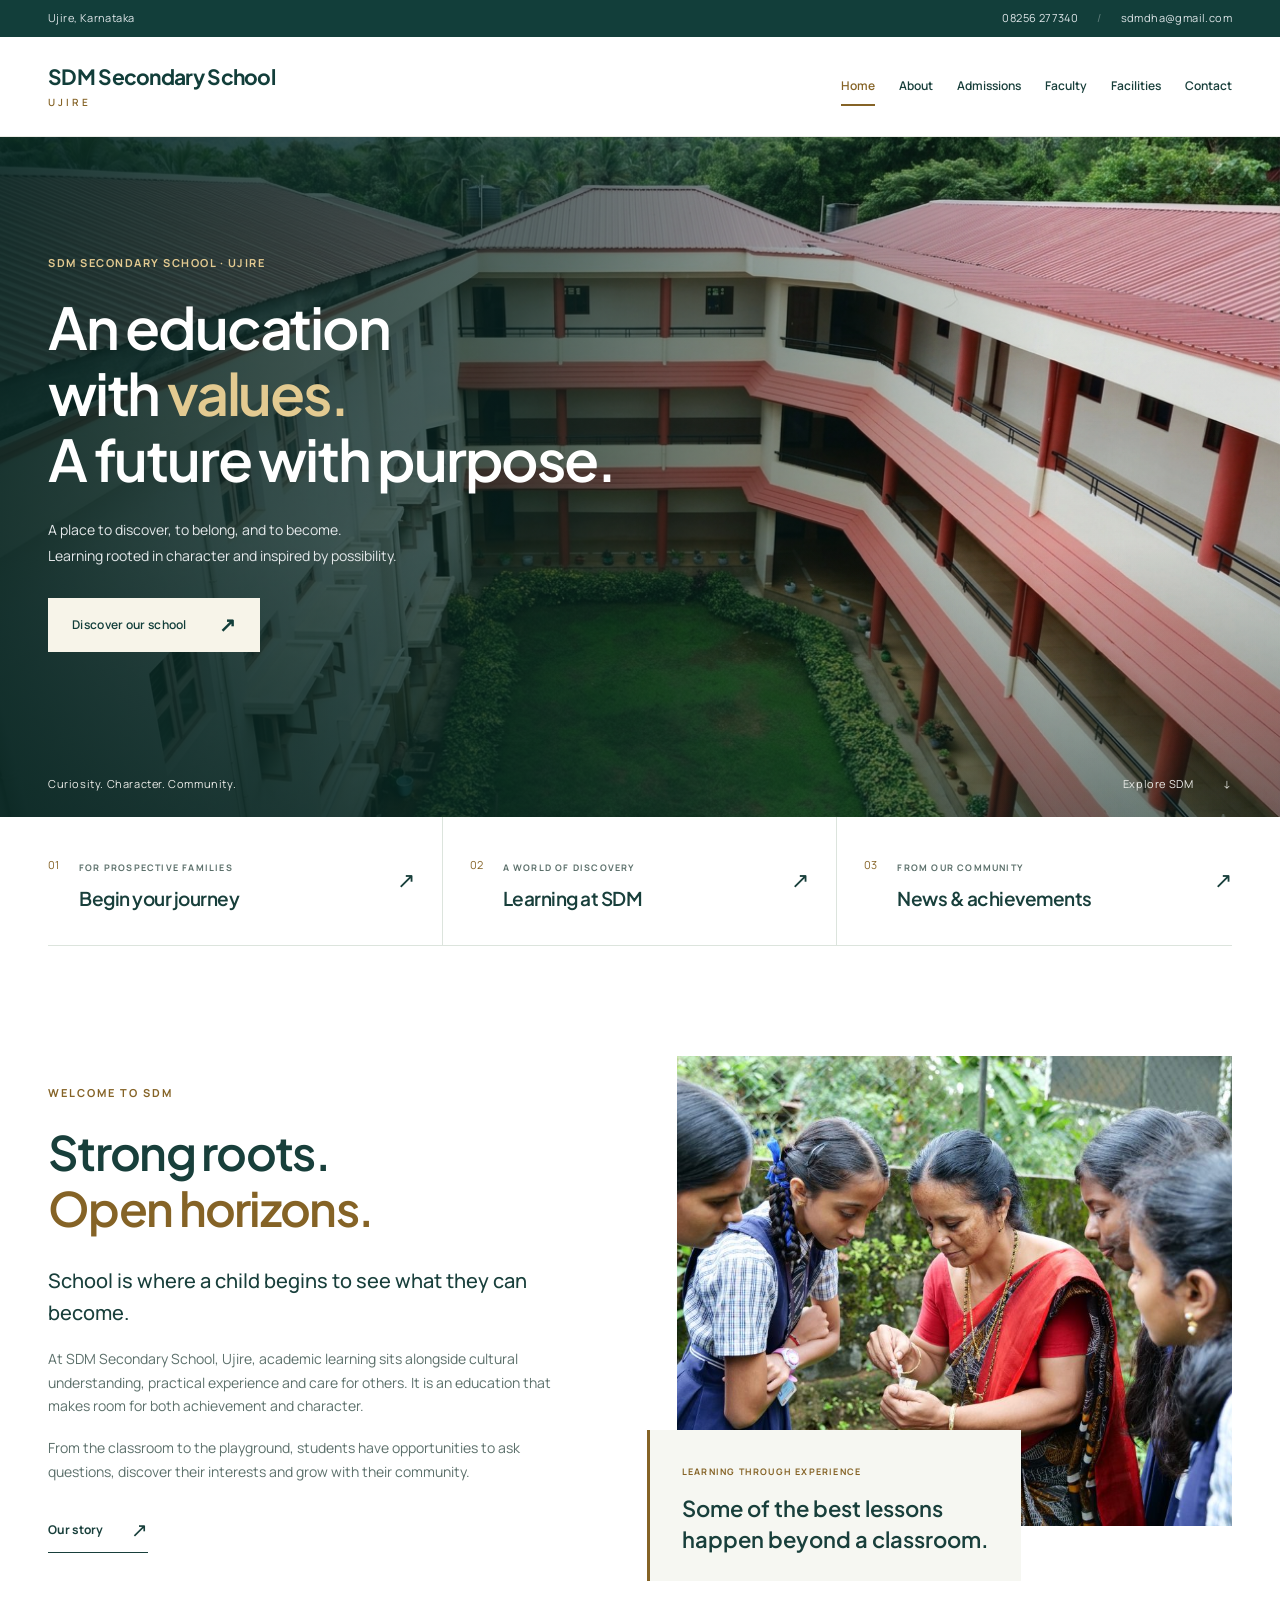
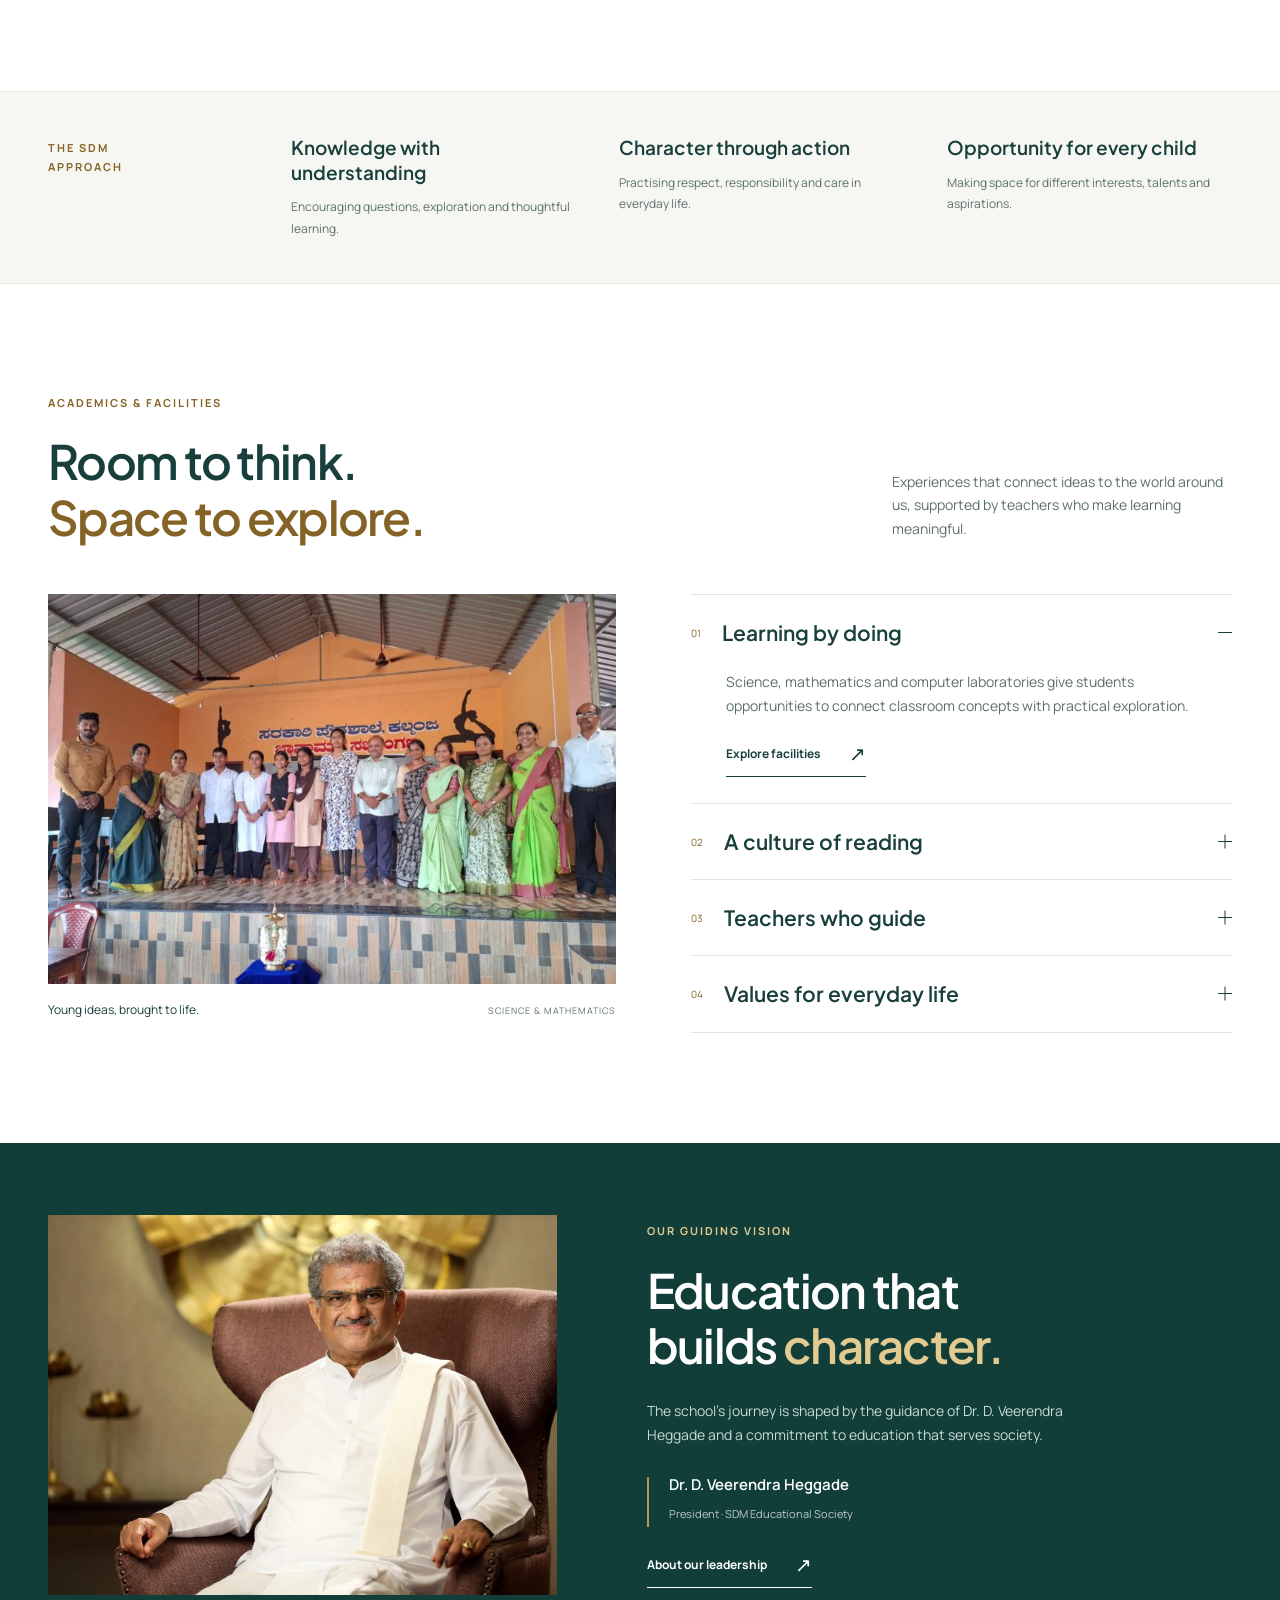
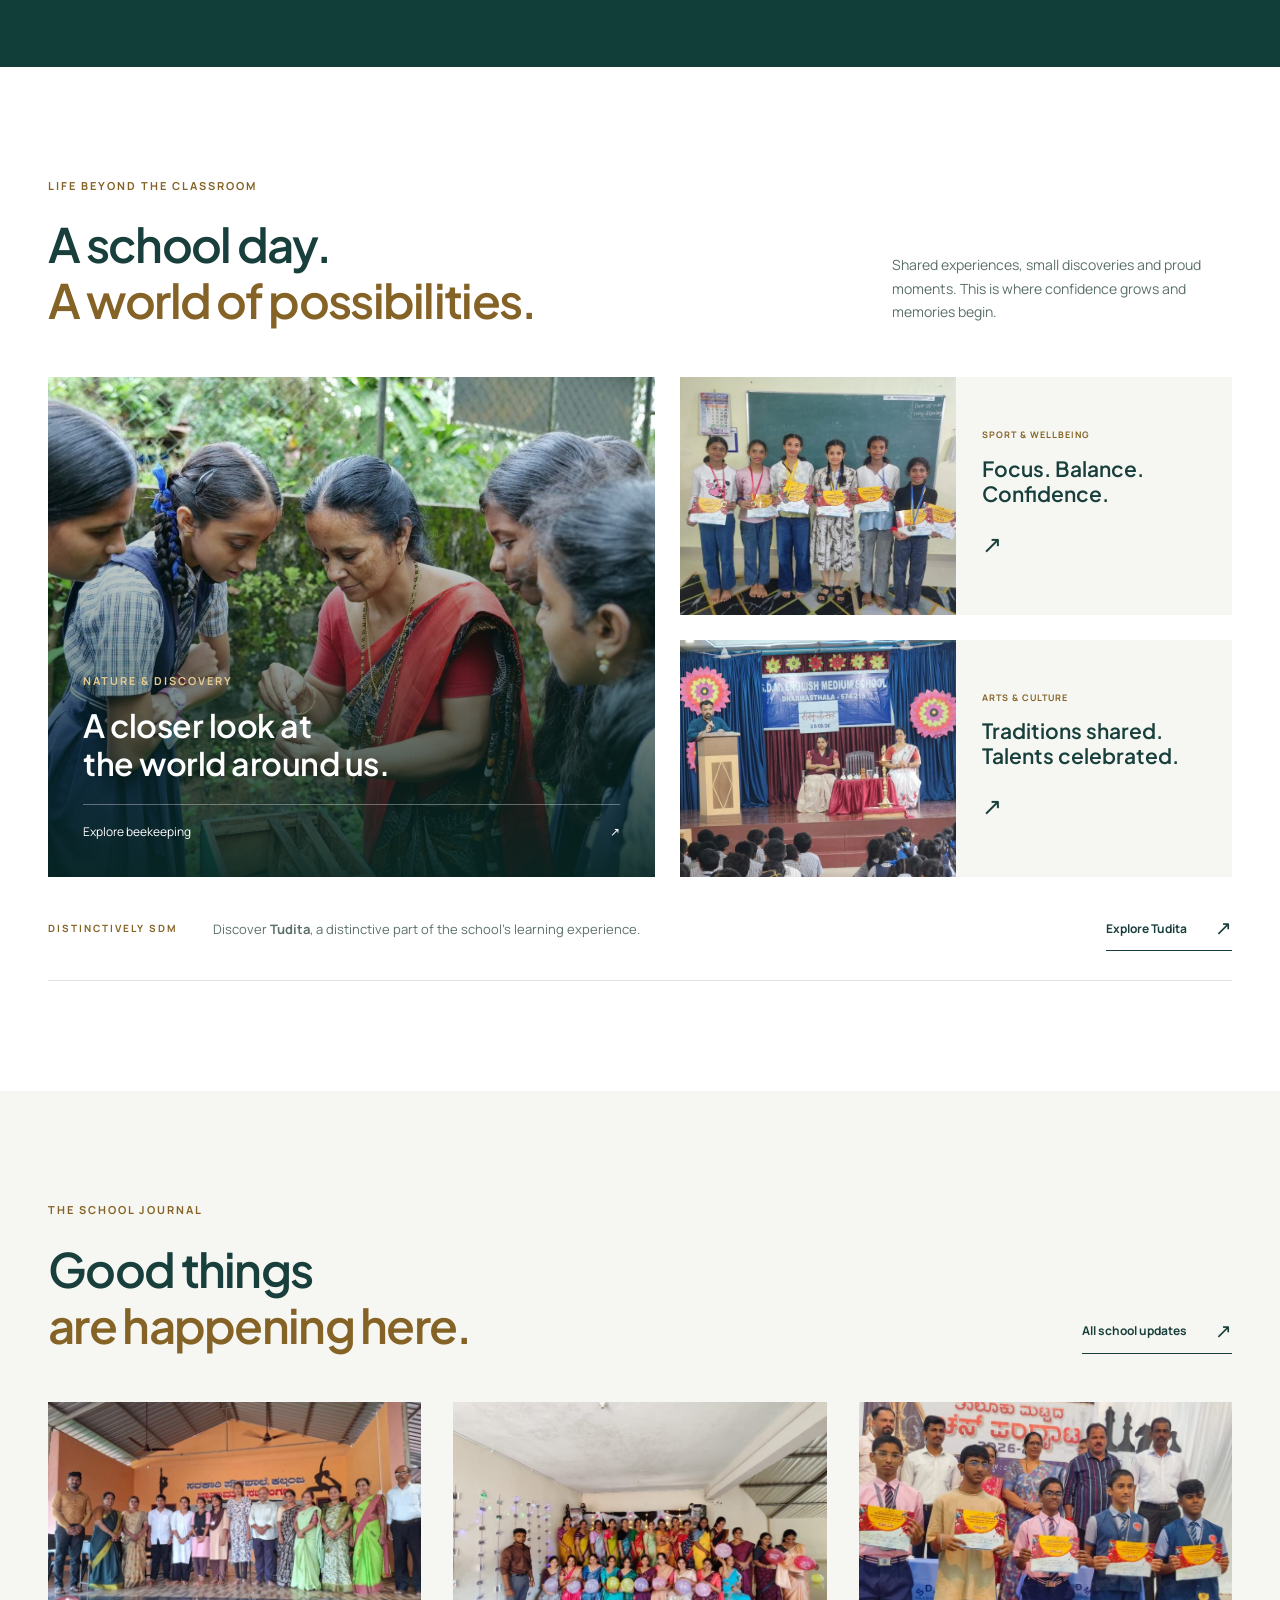
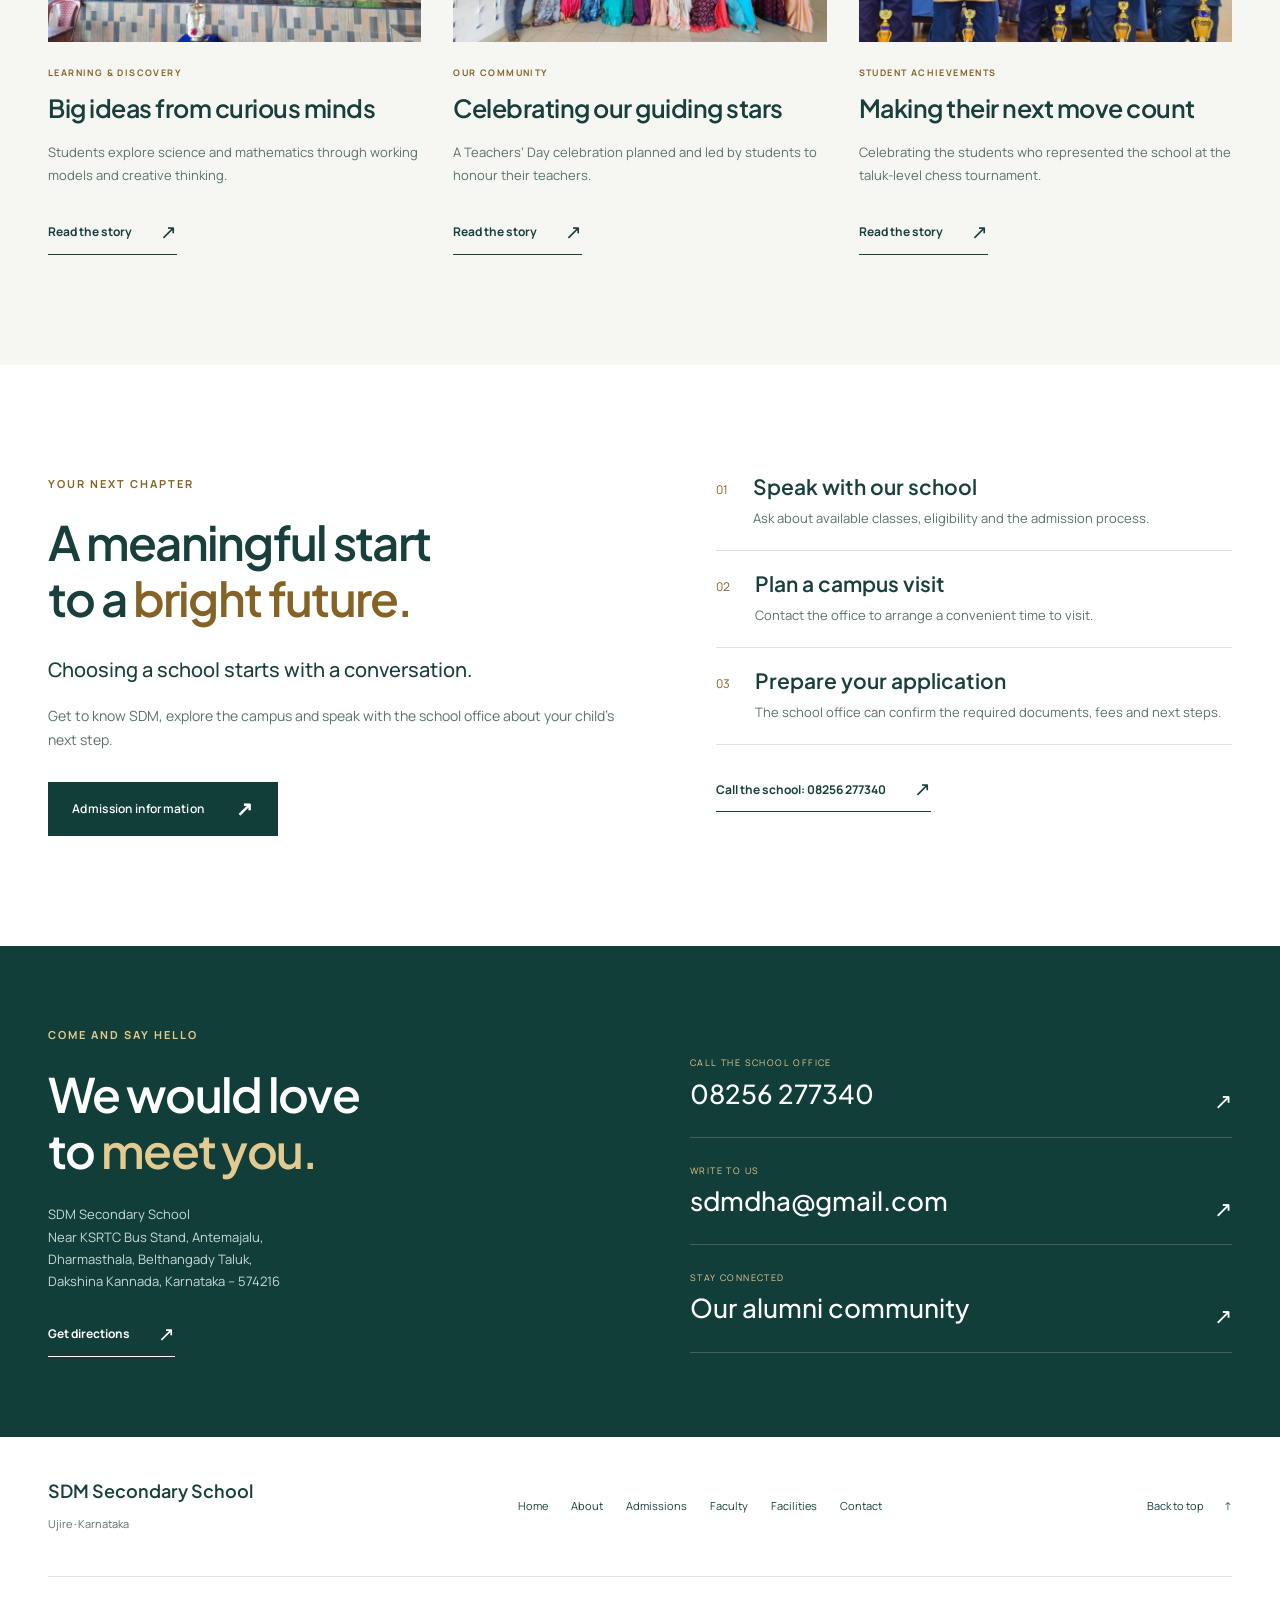
<file: index.html>
<!doctype html>
<html lang="en">
<head>
<meta charset="utf-8"><meta name="viewport" content="width=device-width,initial-scale=1">
<title>Home | SDM Secondary School</title>
<meta name="description" content="Discover SDM Secondary School, Ujire. Learning, character and community.">
<meta name="theme-color" content="#123e3a">
<link rel="stylesheet" href="fonts.css"><link rel="stylesheet" href="styles.css">
</head>
<body>
<a class="skip" href="#main">Skip to main content</a>
<div class="utility"><div class="wrap utility-inner"><span>Ujire, Karnataka</span><div><a href="tel:+918256277340">08256 277340</a><span class="divider">/</span><a href="mailto:sdmdha@gmail.com">sdmdha@gmail.com</a></div></div></div>
<header class="header"><div class="wrap nav-inner"><a class="brand school-wordmark" href="index.html" aria-label="SDM Secondary School, Ujire home"><span class="school-name">SDM Secondary School</span><span class="school-location">UJIRE</span></a><button class="menu-toggle" aria-expanded="false" aria-controls="navigation"><span>Menu</span><svg width="22" height="22" viewBox="0 0 24 24" fill="none" stroke="currentColor" stroke-width="1.5" aria-hidden="true"><path d="M3 7h18M3 12h18M3 17h18"/></svg></button><nav id="navigation" aria-label="Main navigation"><a href="index.html" aria-current="page">Home</a><a href="about.html">About</a><a href="admissions.html">Admissions</a><a href="faculty.html">Faculty</a><a href="facilities.html">Facilities</a><a href="contact.html">Contact</a></nav></div></header>
<main id="main">
<section class="hero" id="home" aria-labelledby="hero-title"><img class="hero-image" src="assets/campus.png" width="1264" height="842" alt="The courtyard of SDM Secondary School surrounded by green hills" fetchpriority="high"><div class="hero-shade"></div><div class="wrap hero-content"><p class="eyebrow light">SDM Secondary School · Ujire</p><h1 id="hero-title">An education<br>with <em>values.</em><br>A future with purpose.</h1><p class="hero-description">A place to discover, to belong, and to become.<br>Learning rooted in character and inspired by possibility.</p><a class="button cream" href="about.html">Discover our school <span aria-hidden="true">↗</span></a></div><div class="hero-foot wrap"><span>Curiosity. Character. Community.</span><a href="about.html">Explore SDM <span aria-hidden="true">↓</span></a></div></section>
<div class="quick-links wrap"><a href="admissions.html"><span class="quick-no">01</span><div><small>FOR PROSPECTIVE FAMILIES</small><h2>Begin your journey</h2></div><span class="arrow" aria-hidden="true">↗</span></a><a href="facilities.html"><span class="quick-no">02</span><div><small>A WORLD OF DISCOVERY</small><h2>Learning at SDM</h2></div><span class="arrow" aria-hidden="true">↗</span></a><a href="news.html"><span class="quick-no">03</span><div><small>FROM OUR COMMUNITY</small><h2>News & achievements</h2></div><span class="arrow" aria-hidden="true">↗</span></a></div>
<section class="section wrap about" id="about"><div class="about-copy"><p class="eyebrow">Welcome to SDM</p><h2>Strong roots.<br><em>Open horizons.</em></h2><p class="lead">School is where a child begins to see what they can become.</p><p>At SDM Secondary School, Ujire, academic learning sits alongside cultural understanding, practical experience and care for others. It is an education that makes room for both achievement and character.</p><p>From the classroom to the playground, students have opportunities to ask questions, discover their interests and grow with their community.</p><a class="text-link" href="about.html">Our story <span aria-hidden="true">↗</span></a></div><figure class="about-photo"><img src="assets/learning.jpg" width="1024" height="683" alt="A teacher introduces students to beekeeping at the school" loading="lazy"><figcaption><span>LEARNING THROUGH EXPERIENCE</span><p>Some of the best lessons<br>happen beyond a classroom.</p></figcaption></figure></section>
<section class="values"><div class="wrap values-inner"><p class="eyebrow">The SDM approach</p><div><h3>Knowledge with understanding</h3><p>Encouraging questions, exploration and thoughtful learning.</p></div><div><h3>Character through action</h3><p>Practising respect, responsibility and care in everyday life.</p></div><div><h3>Opportunity for every child</h3><p>Making space for different interests, talents and aspirations.</p></div></div></section>
<section class="section wrap" id="learning"><div class="section-heading"><div><p class="eyebrow">Academics & facilities</p><h2>Room to think.<br><em>Space to explore.</em></h2></div><p>Experiences that connect ideas to the world around us, supported by teachers who make learning meaningful.</p></div><div class="learning-layout"><div class="learning-image"><img src="assets/science.jpg" width="768" height="576" alt="Students present their science and mathematics models" loading="lazy"><div class="image-caption">Young ideas, brought to life.<span>Science & mathematics</span></div></div><div class="learning-list"><details open><summary><span class="item-number">01</span><span>Learning by doing</span><span class="plus" aria-hidden="true"></span></summary><div class="detail-copy"><p>Science, mathematics and computer laboratories give students opportunities to connect classroom concepts with practical exploration.</p><a class="text-link" href="facilities.html">Explore facilities <span aria-hidden="true">↗</span></a></div></details><details><summary><span class="item-number">02</span><span>A culture of reading</span><span class="plus" aria-hidden="true"></span></summary><div class="detail-copy"><p>The school library offers a place to read, discover new interests and build the habit of independent learning.</p><a class="text-link" href="facilities.html#library">Discover the library <span aria-hidden="true">↗</span></a></div></details><details><summary><span class="item-number">03</span><span>Teachers who guide</span><span class="plus" aria-hidden="true"></span></summary><div class="detail-copy"><p>Meet the people who support students in their learning and help them develop confidence, curiosity and good habits.</p><a class="text-link" href="faculty.html">Meet our faculty <span aria-hidden="true">↗</span></a></div></details><details><summary><span class="item-number">04</span><span>Values for everyday life</span><span class="plus" aria-hidden="true"></span></summary><div class="detail-copy"><p>Cultural activities and value-based learning encourage students to reflect on how they relate to others and contribute to their community.</p><a class="text-link" href="school-life.html">Explore school life <span aria-hidden="true">↗</span></a></div></details></div></div></section>
<section class="leadership"><div class="wrap leadership-inner"><figure><img src="assets/patron.jpg" width="1024" height="683" alt="Dr. D. Veerendra Heggade" loading="lazy"></figure><div><p class="eyebrow light">Our guiding vision</p><h2>Education that<br>builds <em>character.</em></h2><p>The school’s journey is shaped by the guidance of Dr. D. Veerendra Heggade and a commitment to education that serves society.</p><div class="signature"><h3>Dr. D. Veerendra Heggade</h3><span>President · SDM Educational Society</span></div><a class="text-link light-link" href="about.html">About our leadership <span aria-hidden="true">↗</span></a></div></div></section>
<section class="section wrap" id="school-life"><div class="section-heading"><div><p class="eyebrow">Life beyond the classroom</p><h2>A school day.<br><em>A world of possibilities.</em></h2></div><p>Shared experiences, small discoveries and proud moments. This is where confidence grows and memories begin.</p></div><div class="life-grid"><a class="life-feature" href="https://sdmemsdharmasthala.in/index.php/beekeeping/" target="_blank" rel="noopener"><img src="assets/learning.jpg" width="1024" height="683" alt="Students learning about bees with their teacher" loading="lazy"><div><span class="eyebrow light">Nature & discovery</span><h3>A closer look at<br>the world around us.</h3><span class="photo-link">Explore beekeeping <span aria-hidden="true">↗</span></span></div></a><div class="life-side"><a class="life-small" href="https://sdmemsdharmasthala.in/sdm-english-medium-school-students-excel-at-taluk-level-yogasana-competition/" target="_blank" rel="noopener"><img src="assets/yoga.jpeg" width="768" height="575" alt="SDM students recognised at the taluk-level yogasana competition" loading="lazy"><div><small>SPORT & WELLBEING</small><h3>Focus. Balance.<br>Confidence.</h3><span aria-hidden="true">↗</span></div></a><a class="life-small" href="https://sdmemsdharmasthala.in/sanskritotsava-celebrations/" target="_blank" rel="noopener"><img src="assets/culture.jpg" width="768" height="576" alt="Sanskritotsava celebrations at SDM school" loading="lazy"><div><small>ARTS & CULTURE</small><h3>Traditions shared.<br>Talents celebrated.</h3><span aria-hidden="true">↗</span></div></a></div></div><div class="tudita"><span class="eyebrow">Distinctively SDM</span><p>Discover <strong>Tudita</strong>, a distinctive part of the school’s learning experience.</p><a class="text-link" href="https://sdmemsdharmasthala.in/index.php/tudita/" target="_blank" rel="noopener">Explore Tudita <span aria-hidden="true">↗</span></a></div></section>
<section class="news-section" id="news"><div class="wrap section"><div class="section-heading"><div><p class="eyebrow">The school journal</p><h2>Good things<br><em>are happening here.</em></h2></div><a class="text-link" href="news.html">All school updates <span aria-hidden="true">↗</span></a></div><div class="news-grid"><article><a class="news-image" href="https://sdmemsdharmasthala.in/science-and-maths-model-competition/" target="_blank" rel="noopener"><img src="assets/science.jpg" width="768" height="576" alt="Science and maths model competition" loading="lazy"></a><div class="news-meta">LEARNING & DISCOVERY</div><h3><a href="https://sdmemsdharmasthala.in/science-and-maths-model-competition/" target="_blank" rel="noopener">Big ideas from curious minds</a></h3><p>Students explore science and mathematics through working models and creative thinking.</p><a class="text-link" href="https://sdmemsdharmasthala.in/science-and-maths-model-competition/" target="_blank" rel="noopener">Read the story <span aria-hidden="true">↗</span></a></article><article><a class="news-image" href="https://sdmemsdharmasthala.in/guiding-stars-teachers-day-was-celebrated-with-great-enthusiasm/" target="_blank" rel="noopener"><img src="assets/teachers.jpg" width="768" height="577" alt="Teachers’ Day celebration at SDM school" loading="lazy"></a><div class="news-meta">OUR COMMUNITY</div><h3><a href="https://sdmemsdharmasthala.in/guiding-stars-teachers-day-was-celebrated-with-great-enthusiasm/" target="_blank" rel="noopener">Celebrating our guiding stars</a></h3><p>A Teachers’ Day celebration planned and led by students to honour their teachers.</p><a class="text-link" href="https://sdmemsdharmasthala.in/guiding-stars-teachers-day-was-celebrated-with-great-enthusiasm/" target="_blank" rel="noopener">Read the story <span aria-hidden="true">↗</span></a></article><article><a class="news-image" href="https://sdmemsdharmasthala.in/sdm-english-medium-school-students-excel-at-taluk-level-chess-tournament/" target="_blank" rel="noopener"><img src="assets/chess.jpeg" width="768" height="575" alt="Students who represented SDM at the taluk-level chess tournament" loading="lazy"></a><div class="news-meta">STUDENT ACHIEVEMENTS</div><h3><a href="https://sdmemsdharmasthala.in/sdm-english-medium-school-students-excel-at-taluk-level-chess-tournament/" target="_blank" rel="noopener">Making their next move count</a></h3><p>Celebrating the students who represented the school at the taluk-level chess tournament.</p><a class="text-link" href="https://sdmemsdharmasthala.in/sdm-english-medium-school-students-excel-at-taluk-level-chess-tournament/" target="_blank" rel="noopener">Read the story <span aria-hidden="true">↗</span></a></article></div></div></section>
<section class="section wrap admissions" id="admissions"><div><p class="eyebrow">Your next chapter</p><h2>A meaningful start<br>to a <em>bright future.</em></h2><p class="lead">Choosing a school starts with a conversation.</p><p>Get to know SDM, explore the campus and speak with the school office about your child’s next step.</p><a class="button" href="admissions.html">Admission information <span aria-hidden="true">↗</span></a></div><div class="admission-steps"><div><span>01</span><section><h3>Speak with our school</h3><p>Ask about available classes, eligibility and the admission process.</p></section></div><div><span>02</span><section><h3>Plan a campus visit</h3><p>Contact the office to arrange a convenient time to visit.</p></section></div><div><span>03</span><section><h3>Prepare your application</h3><p>The school office can confirm the required documents, fees and next steps.</p></section></div><a class="text-link" href="tel:+918256277340">Call the school: 08256 277340 <span aria-hidden="true">↗</span></a></div></section>
<section class="contact" id="contact"><div class="wrap contact-inner"><div><p class="eyebrow light">Come and say hello</p><h2>We would love<br>to <em>meet you.</em></h2><p>SDM Secondary School<br>Near KSRTC Bus Stand, Antemajalu,<br>Dharmasthala, Belthangady Taluk,<br>Dakshina Kannada, Karnataka – 574216</p><a class="text-link light-link" href="https://www.google.com/maps/search/?api=1&query=SDM+English+Medium+School+Dharmasthala" target="_blank" rel="noopener">Get directions <span aria-hidden="true">↗</span></a></div><div class="contact-actions"><a href="tel:+918256277340"><small>CALL THE SCHOOL OFFICE</small><span>08256 277340</span><b aria-hidden="true">↗</b></a><a href="mailto:sdmdha@gmail.com"><small>WRITE TO US</small><span>sdmdha@gmail.com</span><b aria-hidden="true">↗</b></a><a href="https://sdmemsdharmasthala.in/index.php/alumni/" target="_blank" rel="noopener"><small>STAY CONNECTED</small><span>Our alumni community</span><b aria-hidden="true">↗</b></a></div></div></section>
</main><footer><div class="wrap footer-top"><div><strong>SDM Secondary School</strong><p>Ujire · Karnataka</p></div><nav aria-label="Footer navigation"><a href="index.html">Home</a><a href="about.html">About</a><a href="admissions.html">Admissions</a><a href="faculty.html">Faculty</a><a href="facilities.html">Facilities</a><a href="contact.html">Contact</a></nav><a href="#main" class="back-top">Back to top <span aria-hidden="true">↑</span></a></div><div class="wrap footer-bottom"><span>© <span id="year">2026</span> SDM Secondary School, Ujire.</span><span>Knowledge with values. Learning for life.</span></div></footer>
<script src="script.js"></script>
</body></html>
</file>
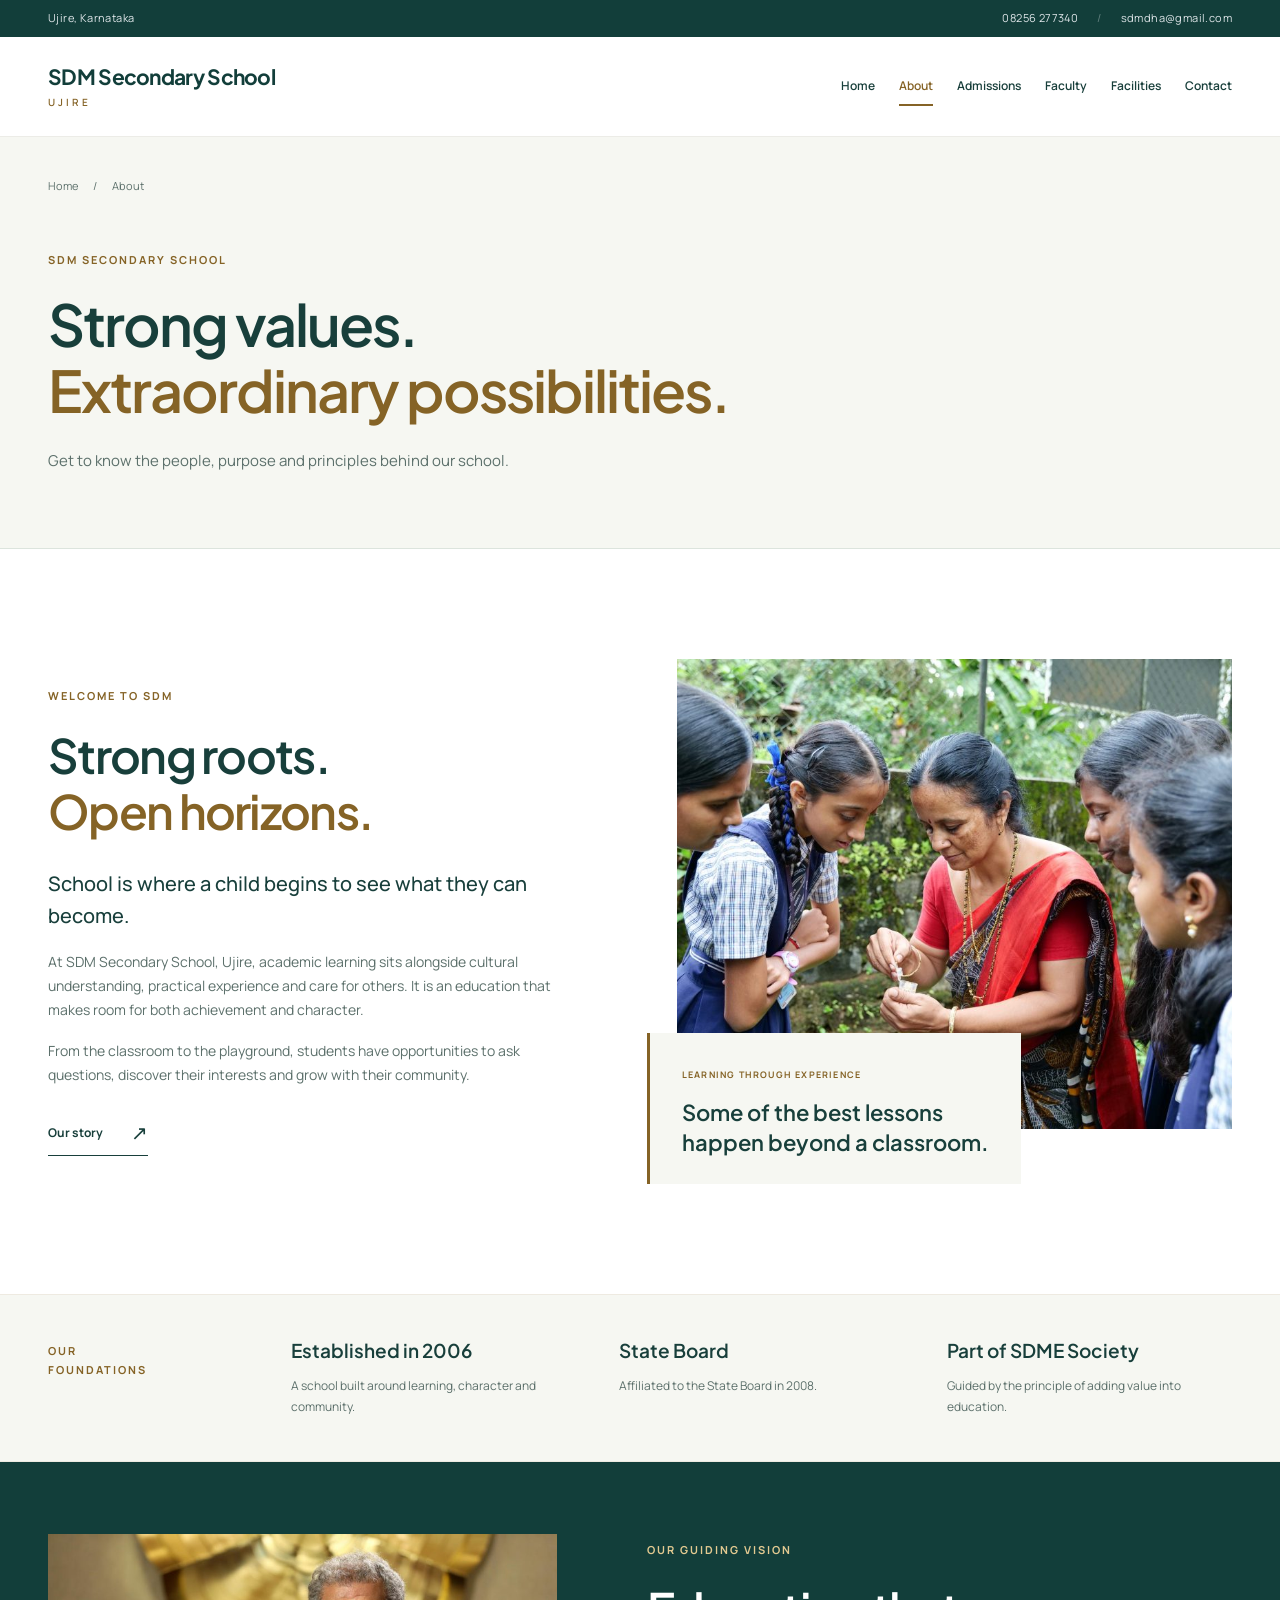
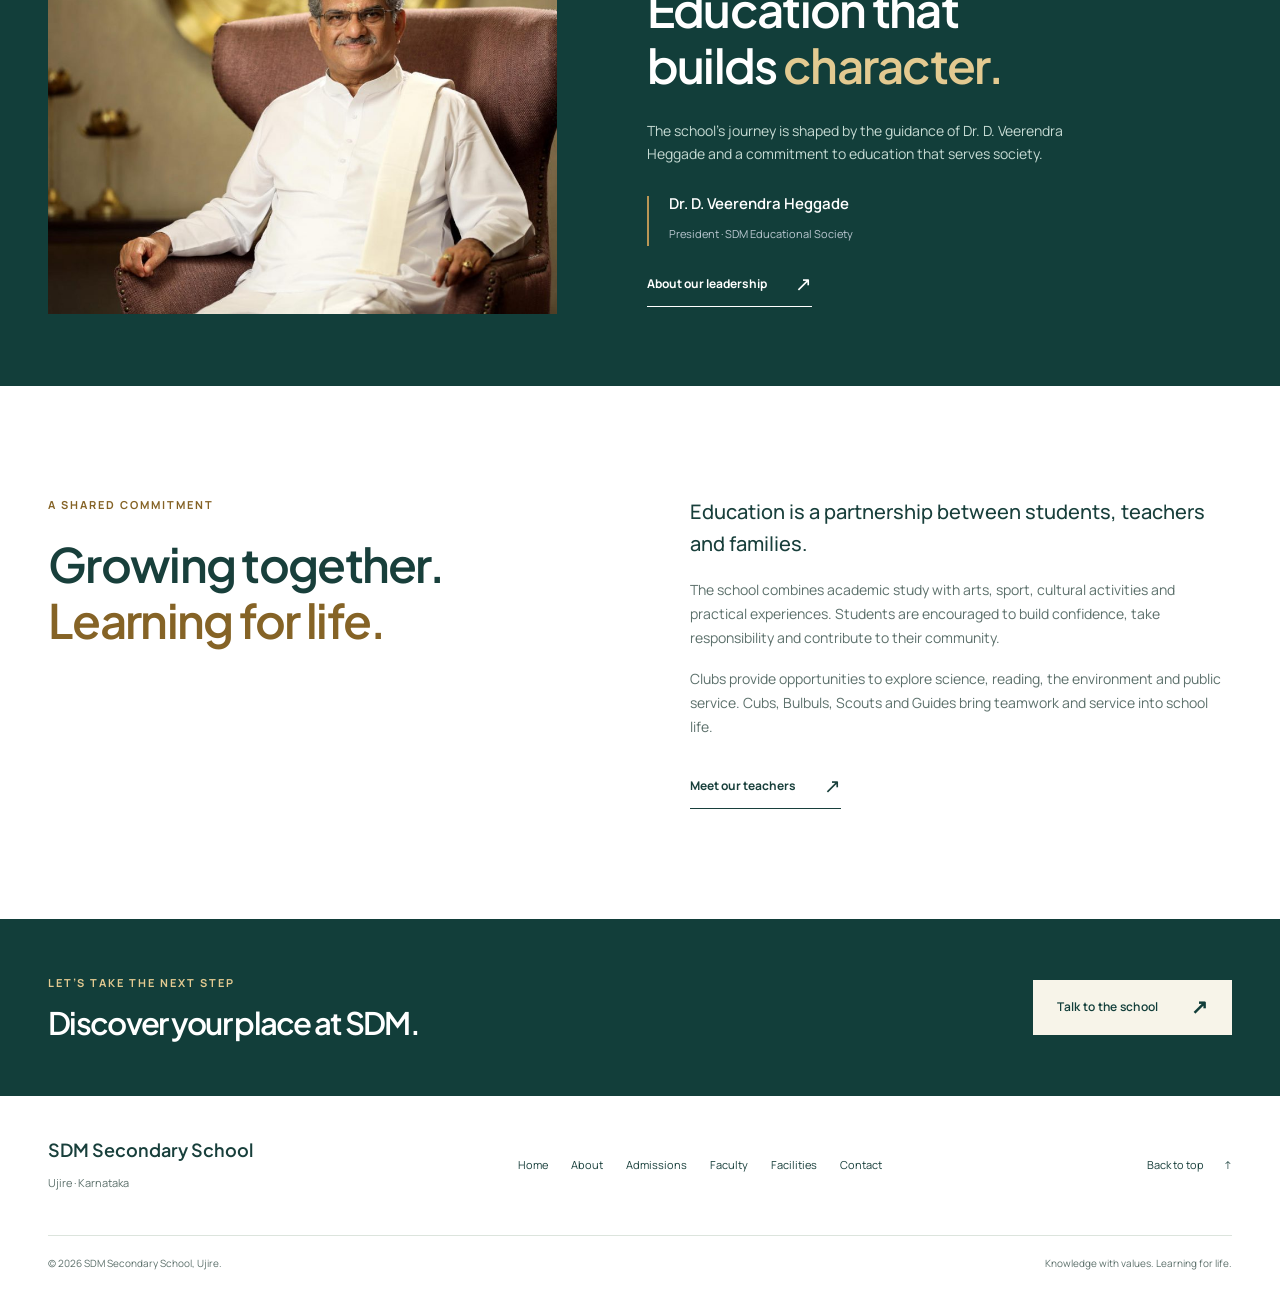
<file: about.html>
<!doctype html>
<html lang="en">
<head>
<meta charset="utf-8"><meta name="viewport" content="width=device-width,initial-scale=1">
<title>About | SDM Secondary School</title>
<meta name="description" content="Learn about SDM School, its history, leadership and approach to education.">
<meta name="theme-color" content="#123e3a">
<link rel="stylesheet" href="fonts.css"><link rel="stylesheet" href="styles.css">
</head>
<body>
<a class="skip" href="#main">Skip to main content</a>
<div class="utility"><div class="wrap utility-inner"><span>Ujire, Karnataka</span><div><a href="tel:+918256277340">08256 277340</a><span class="divider">/</span><a href="mailto:sdmdha@gmail.com">sdmdha@gmail.com</a></div></div></div>
<header class="header"><div class="wrap nav-inner"><a class="brand school-wordmark" href="index.html" aria-label="SDM Secondary School, Ujire home"><span class="school-name">SDM Secondary School</span><span class="school-location">UJIRE</span></a><button class="menu-toggle" aria-expanded="false" aria-controls="navigation"><span>Menu</span><svg width="22" height="22" viewBox="0 0 24 24" fill="none" stroke="currentColor" stroke-width="1.5" aria-hidden="true"><path d="M3 7h18M3 12h18M3 17h18"/></svg></button><nav id="navigation" aria-label="Main navigation"><a href="index.html">Home</a><a href="about.html" aria-current="page">About</a><a href="admissions.html">Admissions</a><a href="faculty.html">Faculty</a><a href="facilities.html">Facilities</a><a href="contact.html">Contact</a></nav></div></header>
<main id="main"><section class="page-hero"><div class="wrap"><nav class="breadcrumbs" aria-label="Breadcrumb"><a href="index.html">Home</a><span aria-hidden="true">/</span><span>About</span></nav><p class="eyebrow">SDM Secondary School</p><h1>Strong values.<br><em>Extraordinary possibilities.</em></h1><p>Get to know the people, purpose and principles behind our school.</p></div></section><section class="section wrap about" id="about"><div class="about-copy"><p class="eyebrow">Welcome to SDM</p><h2>Strong roots.<br><em>Open horizons.</em></h2><p class="lead">School is where a child begins to see what they can become.</p><p>At SDM Secondary School, Ujire, academic learning sits alongside cultural understanding, practical experience and care for others. It is an education that makes room for both achievement and character.</p><p>From the classroom to the playground, students have opportunities to ask questions, discover their interests and grow with their community.</p><a class="text-link" href="about.html">Our story <span aria-hidden="true">↗</span></a></div><figure class="about-photo"><img src="assets/learning.jpg" width="1024" height="683" alt="A teacher introduces students to beekeeping at the school" loading="lazy"><figcaption><span>LEARNING THROUGH EXPERIENCE</span><p>Some of the best lessons<br>happen beyond a classroom.</p></figcaption></figure></section><section class="values"><div class="wrap values-inner"><p class="eyebrow">Our foundations</p><div><h3>Established in 2006</h3><p>A school built around learning, character and community.</p></div><div><h3>State Board</h3><p>Affiliated to the State Board in 2008.</p></div><div><h3>Part of SDME Society</h3><p>Guided by the principle of adding value into education.</p></div></div></section><section class="leadership"><div class="wrap leadership-inner"><figure><img src="assets/patron.jpg" width="1024" height="683" alt="Dr. D. Veerendra Heggade" loading="lazy"></figure><div><p class="eyebrow light">Our guiding vision</p><h2>Education that<br>builds <em>character.</em></h2><p>The school’s journey is shaped by the guidance of Dr. D. Veerendra Heggade and a commitment to education that serves society.</p><div class="signature"><h3>Dr. D. Veerendra Heggade</h3><span>President · SDM Educational Society</span></div><a class="text-link light-link" href="about.html">About our leadership <span aria-hidden="true">↗</span></a></div></div></section><section class="section wrap editorial"><div><p class="eyebrow">A shared commitment</p><h2>Growing together.<br><em>Learning for life.</em></h2></div><div><p class="lead">Education is a partnership between students, teachers and families.</p><p>The school combines academic study with arts, sport, cultural activities and practical experiences. Students are encouraged to build confidence, take responsibility and contribute to their community.</p><p>Clubs provide opportunities to explore science, reading, the environment and public service. Cubs, Bulbuls, Scouts and Guides bring teamwork and service into school life.</p><a class="text-link" href="faculty.html">Meet our teachers <span aria-hidden="true">↗</span></a></div></section><section class="mini-cta"><div class="wrap"><div><p class="eyebrow light">Let’s take the next step</p><h2>Discover your place at SDM.</h2></div><a class="button cream" href="contact.html">Talk to the school <span aria-hidden="true">↗</span></a></div></section></main><footer><div class="wrap footer-top"><div><strong>SDM Secondary School</strong><p>Ujire · Karnataka</p></div><nav aria-label="Footer navigation"><a href="index.html">Home</a><a href="about.html">About</a><a href="admissions.html">Admissions</a><a href="faculty.html">Faculty</a><a href="facilities.html">Facilities</a><a href="contact.html">Contact</a></nav><a href="#main" class="back-top">Back to top <span aria-hidden="true">↑</span></a></div><div class="wrap footer-bottom"><span>© <span id="year">2026</span> SDM Secondary School, Ujire.</span><span>Knowledge with values. Learning for life.</span></div></footer>
<script src="script.js"></script>
</body></html>
</file>
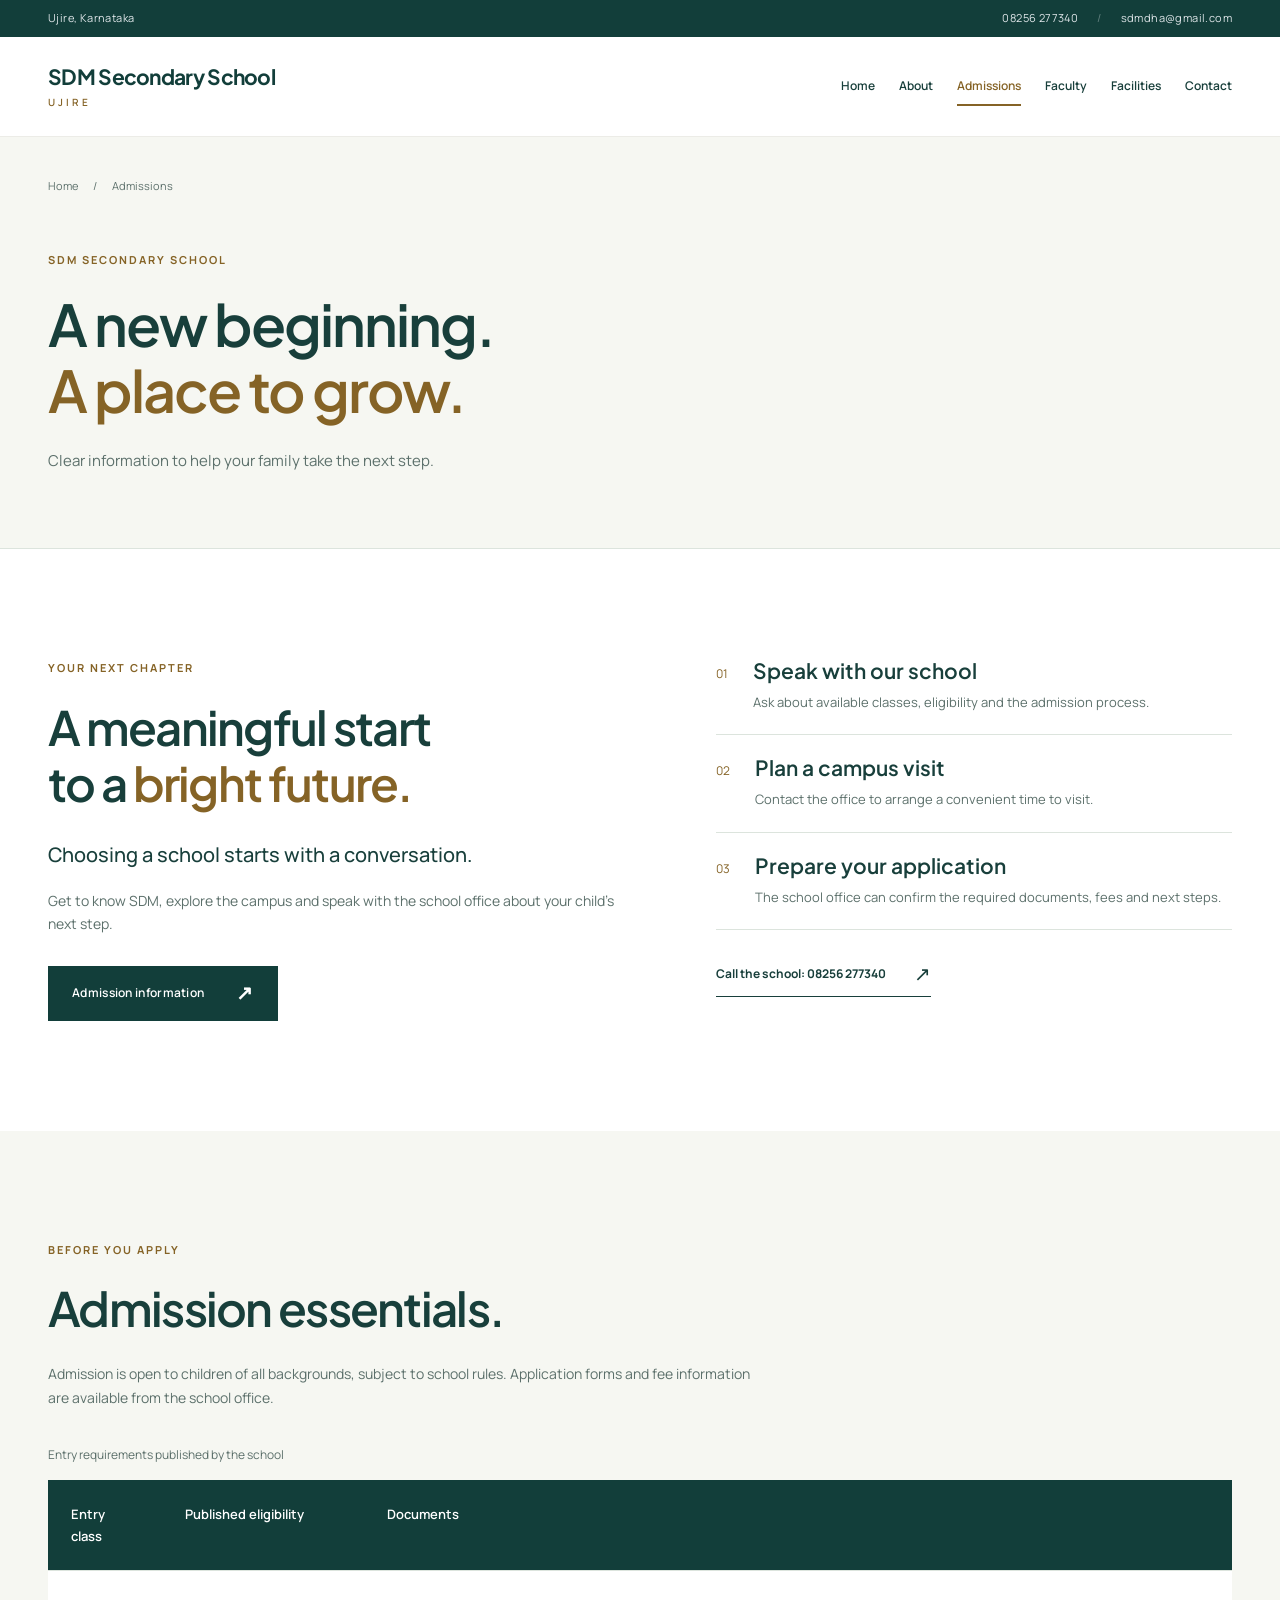
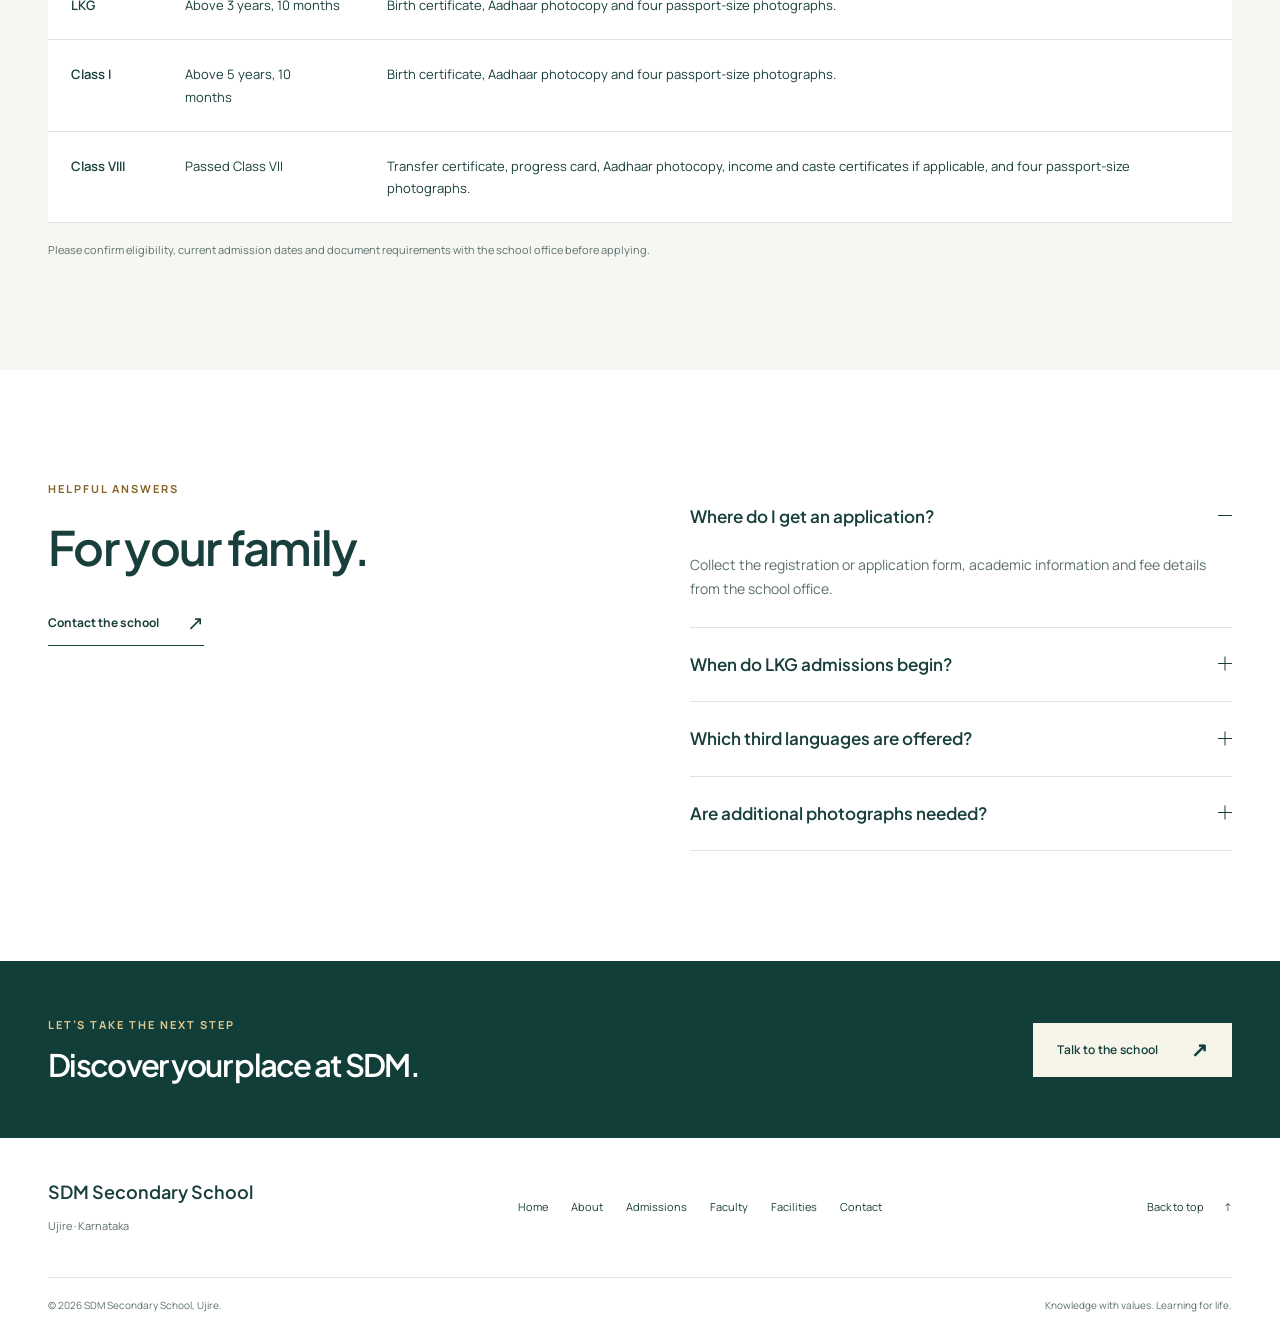
<file: admissions.html>
<!doctype html>
<html lang="en">
<head>
<meta charset="utf-8"><meta name="viewport" content="width=device-width,initial-scale=1">
<title>Admissions | SDM Secondary School</title>
<meta name="description" content="Explore SDM admission information, entry requirements, documents and frequently asked questions.">
<meta name="theme-color" content="#123e3a">
<link rel="stylesheet" href="fonts.css"><link rel="stylesheet" href="styles.css">
</head>
<body>
<a class="skip" href="#main">Skip to main content</a>
<div class="utility"><div class="wrap utility-inner"><span>Ujire, Karnataka</span><div><a href="tel:+918256277340">08256 277340</a><span class="divider">/</span><a href="mailto:sdmdha@gmail.com">sdmdha@gmail.com</a></div></div></div>
<header class="header"><div class="wrap nav-inner"><a class="brand school-wordmark" href="index.html" aria-label="SDM Secondary School, Ujire home"><span class="school-name">SDM Secondary School</span><span class="school-location">UJIRE</span></a><button class="menu-toggle" aria-expanded="false" aria-controls="navigation"><span>Menu</span><svg width="22" height="22" viewBox="0 0 24 24" fill="none" stroke="currentColor" stroke-width="1.5" aria-hidden="true"><path d="M3 7h18M3 12h18M3 17h18"/></svg></button><nav id="navigation" aria-label="Main navigation"><a href="index.html">Home</a><a href="about.html">About</a><a href="admissions.html" aria-current="page">Admissions</a><a href="faculty.html">Faculty</a><a href="facilities.html">Facilities</a><a href="contact.html">Contact</a></nav></div></header>
<main id="main"><section class="page-hero"><div class="wrap"><nav class="breadcrumbs" aria-label="Breadcrumb"><a href="index.html">Home</a><span aria-hidden="true">/</span><span>Admissions</span></nav><p class="eyebrow">SDM Secondary School</p><h1>A new beginning.<br><em>A place to grow.</em></h1><p>Clear information to help your family take the next step.</p></div></section><section class="section wrap admissions" id="admissions"><div><p class="eyebrow">Your next chapter</p><h2>A meaningful start<br>to a <em>bright future.</em></h2><p class="lead">Choosing a school starts with a conversation.</p><p>Get to know SDM, explore the campus and speak with the school office about your child’s next step.</p><a class="button" href="admissions.html">Admission information <span aria-hidden="true">↗</span></a></div><div class="admission-steps"><div><span>01</span><section><h3>Speak with our school</h3><p>Ask about available classes, eligibility and the admission process.</p></section></div><div><span>02</span><section><h3>Plan a campus visit</h3><p>Contact the office to arrange a convenient time to visit.</p></section></div><div><span>03</span><section><h3>Prepare your application</h3><p>The school office can confirm the required documents, fees and next steps.</p></section></div><a class="text-link" href="tel:+918256277340">Call the school: 08256 277340 <span aria-hidden="true">↗</span></a></div></section><section class="soft-section"><div class="wrap section"><p class="eyebrow">Before you apply</p><h2>Admission essentials.</h2><p class="section-intro">Admission is open to children of all backgrounds, subject to school rules. Application forms and fee information are available from the school office.</p><div class="table-scroll"><table><caption>Entry requirements published by the school</caption><thead><tr><th scope="col">Entry class</th><th scope="col">Published eligibility</th><th scope="col">Documents</th></tr></thead><tbody><tr><th scope="row">LKG</th><td>Above 3 years, 10 months</td><td>Birth certificate, Aadhaar photocopy and four passport-size photographs.</td></tr><tr><th scope="row">Class I</th><td>Above 5 years, 10 months</td><td>Birth certificate, Aadhaar photocopy and four passport-size photographs.</td></tr><tr><th scope="row">Class VIII</th><td>Passed Class VII</td><td>Transfer certificate, progress card, Aadhaar photocopy, income and caste certificates if applicable, and four passport-size photographs.</td></tr></tbody></table></div><p class="fine-print">Please confirm eligibility, current admission dates and document requirements with the school office before applying.</p></div></section><section class="section wrap editorial"><div><p class="eyebrow">Helpful answers</p><h2>For your family.</h2><a class="text-link" href="contact.html">Contact the school <span aria-hidden="true">↗</span></a></div><div class="faq"><details open><summary>Where do I get an application?<span class="plus" aria-hidden="true"></span></summary><div class="detail-copy">Collect the registration or application form, academic information and fee details from the school office.</div></details><details><summary>When do LKG admissions begin?<span class="plus" aria-hidden="true"></span></summary><div class="detail-copy">The school’s published information states that LKG admissions begin in January. Contact the office for the current admission schedule and availability.</div></details><details><summary>Which third languages are offered?<span class="plus" aria-hidden="true"></span></summary><div class="detail-copy">The published high-school language options are Hindi and Sanskrit.</div></details><details><summary>Are additional photographs needed?<span class="plus" aria-hidden="true"></span></summary><div class="detail-copy">The school requests a recent child photograph and a joint photograph of the parents with the child on the application. Ask the office to confirm the required dimensions.</div></details></div></section><section class="mini-cta"><div class="wrap"><div><p class="eyebrow light">Let’s take the next step</p><h2>Discover your place at SDM.</h2></div><a class="button cream" href="contact.html">Talk to the school <span aria-hidden="true">↗</span></a></div></section></main><footer><div class="wrap footer-top"><div><strong>SDM Secondary School</strong><p>Ujire · Karnataka</p></div><nav aria-label="Footer navigation"><a href="index.html">Home</a><a href="about.html">About</a><a href="admissions.html">Admissions</a><a href="faculty.html">Faculty</a><a href="facilities.html">Facilities</a><a href="contact.html">Contact</a></nav><a href="#main" class="back-top">Back to top <span aria-hidden="true">↑</span></a></div><div class="wrap footer-bottom"><span>© <span id="year">2026</span> SDM Secondary School, Ujire.</span><span>Knowledge with values. Learning for life.</span></div></footer>
<script src="script.js"></script>
</body></html>
</file>
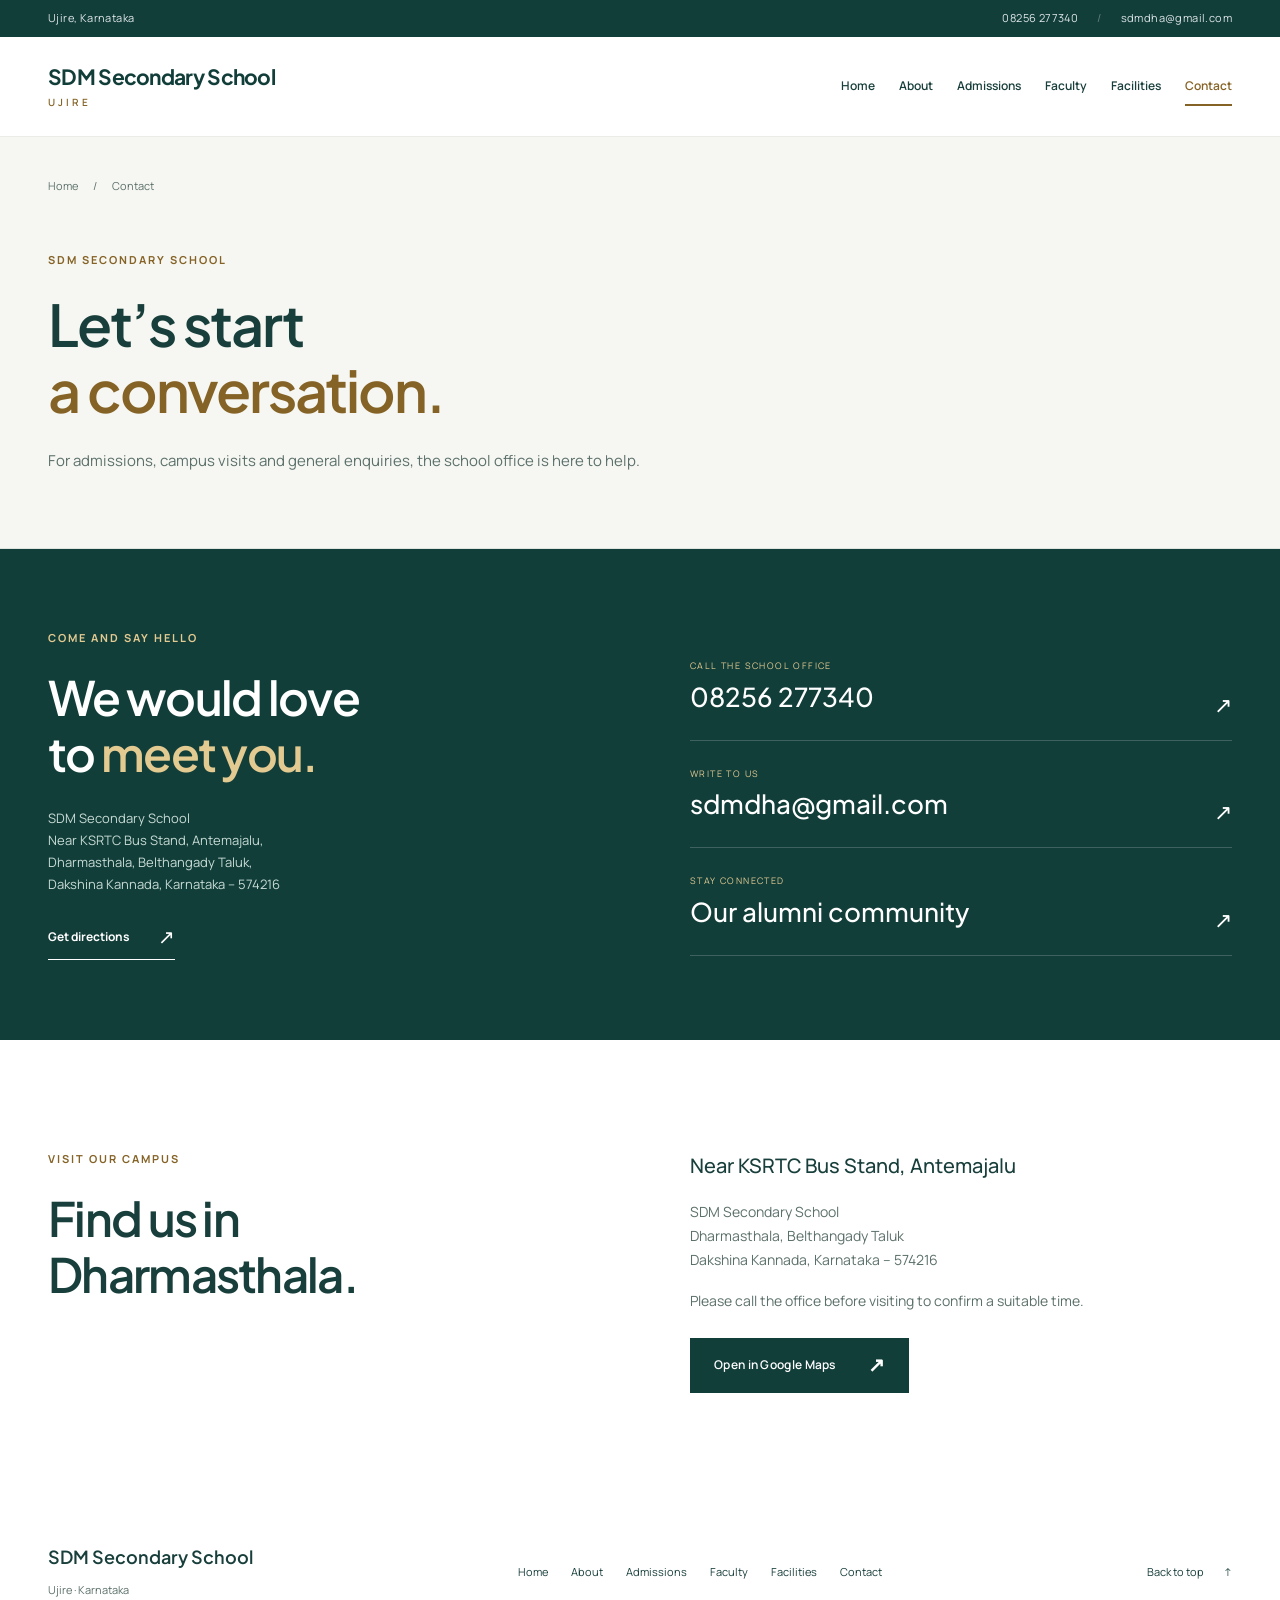
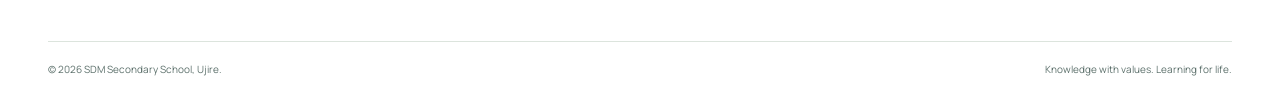
<file: contact.html>
<!doctype html>
<html lang="en">
<head>
<meta charset="utf-8"><meta name="viewport" content="width=device-width,initial-scale=1">
<title>Contact | SDM Secondary School</title>
<meta name="description" content="Contact SDM Secondary School, Ujire, for admission enquiries and campus visits.">
<meta name="theme-color" content="#123e3a">
<link rel="stylesheet" href="fonts.css"><link rel="stylesheet" href="styles.css">
</head>
<body>
<a class="skip" href="#main">Skip to main content</a>
<div class="utility"><div class="wrap utility-inner"><span>Ujire, Karnataka</span><div><a href="tel:+918256277340">08256 277340</a><span class="divider">/</span><a href="mailto:sdmdha@gmail.com">sdmdha@gmail.com</a></div></div></div>
<header class="header"><div class="wrap nav-inner"><a class="brand school-wordmark" href="index.html" aria-label="SDM Secondary School, Ujire home"><span class="school-name">SDM Secondary School</span><span class="school-location">UJIRE</span></a><button class="menu-toggle" aria-expanded="false" aria-controls="navigation"><span>Menu</span><svg width="22" height="22" viewBox="0 0 24 24" fill="none" stroke="currentColor" stroke-width="1.5" aria-hidden="true"><path d="M3 7h18M3 12h18M3 17h18"/></svg></button><nav id="navigation" aria-label="Main navigation"><a href="index.html">Home</a><a href="about.html">About</a><a href="admissions.html">Admissions</a><a href="faculty.html">Faculty</a><a href="facilities.html">Facilities</a><a href="contact.html" aria-current="page">Contact</a></nav></div></header>
<main id="main"><section class="page-hero"><div class="wrap"><nav class="breadcrumbs" aria-label="Breadcrumb"><a href="index.html">Home</a><span aria-hidden="true">/</span><span>Contact</span></nav><p class="eyebrow">SDM Secondary School</p><h1>Let’s start<br><em>a conversation.</em></h1><p>For admissions, campus visits and general enquiries, the school office is here to help.</p></div></section><section class="contact" id="contact"><div class="wrap contact-inner"><div><p class="eyebrow light">Come and say hello</p><h2>We would love<br>to <em>meet you.</em></h2><p>SDM Secondary School<br>Near KSRTC Bus Stand, Antemajalu,<br>Dharmasthala, Belthangady Taluk,<br>Dakshina Kannada, Karnataka – 574216</p><a class="text-link light-link" href="https://www.google.com/maps/search/?api=1&query=SDM+English+Medium+School+Dharmasthala" target="_blank" rel="noopener">Get directions <span aria-hidden="true">↗</span></a></div><div class="contact-actions"><a href="tel:+918256277340"><small>CALL THE SCHOOL OFFICE</small><span>08256 277340</span><b aria-hidden="true">↗</b></a><a href="mailto:sdmdha@gmail.com"><small>WRITE TO US</small><span>sdmdha@gmail.com</span><b aria-hidden="true">↗</b></a><a href="https://sdmemsdharmasthala.in/index.php/alumni/" target="_blank" rel="noopener"><small>STAY CONNECTED</small><span>Our alumni community</span><b aria-hidden="true">↗</b></a></div></div></section><section class="section wrap editorial"><div><p class="eyebrow">Visit our campus</p><h2>Find us in<br>Dharmasthala.</h2></div><div><p class="lead">Near KSRTC Bus Stand, Antemajalu</p><p>SDM Secondary School<br>Dharmasthala, Belthangady Taluk<br>Dakshina Kannada, Karnataka – 574216</p><p>Please call the office before visiting to confirm a suitable time.</p><a class="button" href="https://www.google.com/maps/search/?api=1&amp;query=SDM+English+Medium+School+Dharmasthala" target="_blank" rel="noopener">Open in Google Maps <span aria-hidden="true">↗</span></a></div></section></main><footer><div class="wrap footer-top"><div><strong>SDM Secondary School</strong><p>Ujire · Karnataka</p></div><nav aria-label="Footer navigation"><a href="index.html">Home</a><a href="about.html">About</a><a href="admissions.html">Admissions</a><a href="faculty.html">Faculty</a><a href="facilities.html">Facilities</a><a href="contact.html">Contact</a></nav><a href="#main" class="back-top">Back to top <span aria-hidden="true">↑</span></a></div><div class="wrap footer-bottom"><span>© <span id="year">2026</span> SDM Secondary School, Ujire.</span><span>Knowledge with values. Learning for life.</span></div></footer>
<script src="script.js"></script>
</body></html>
</file>
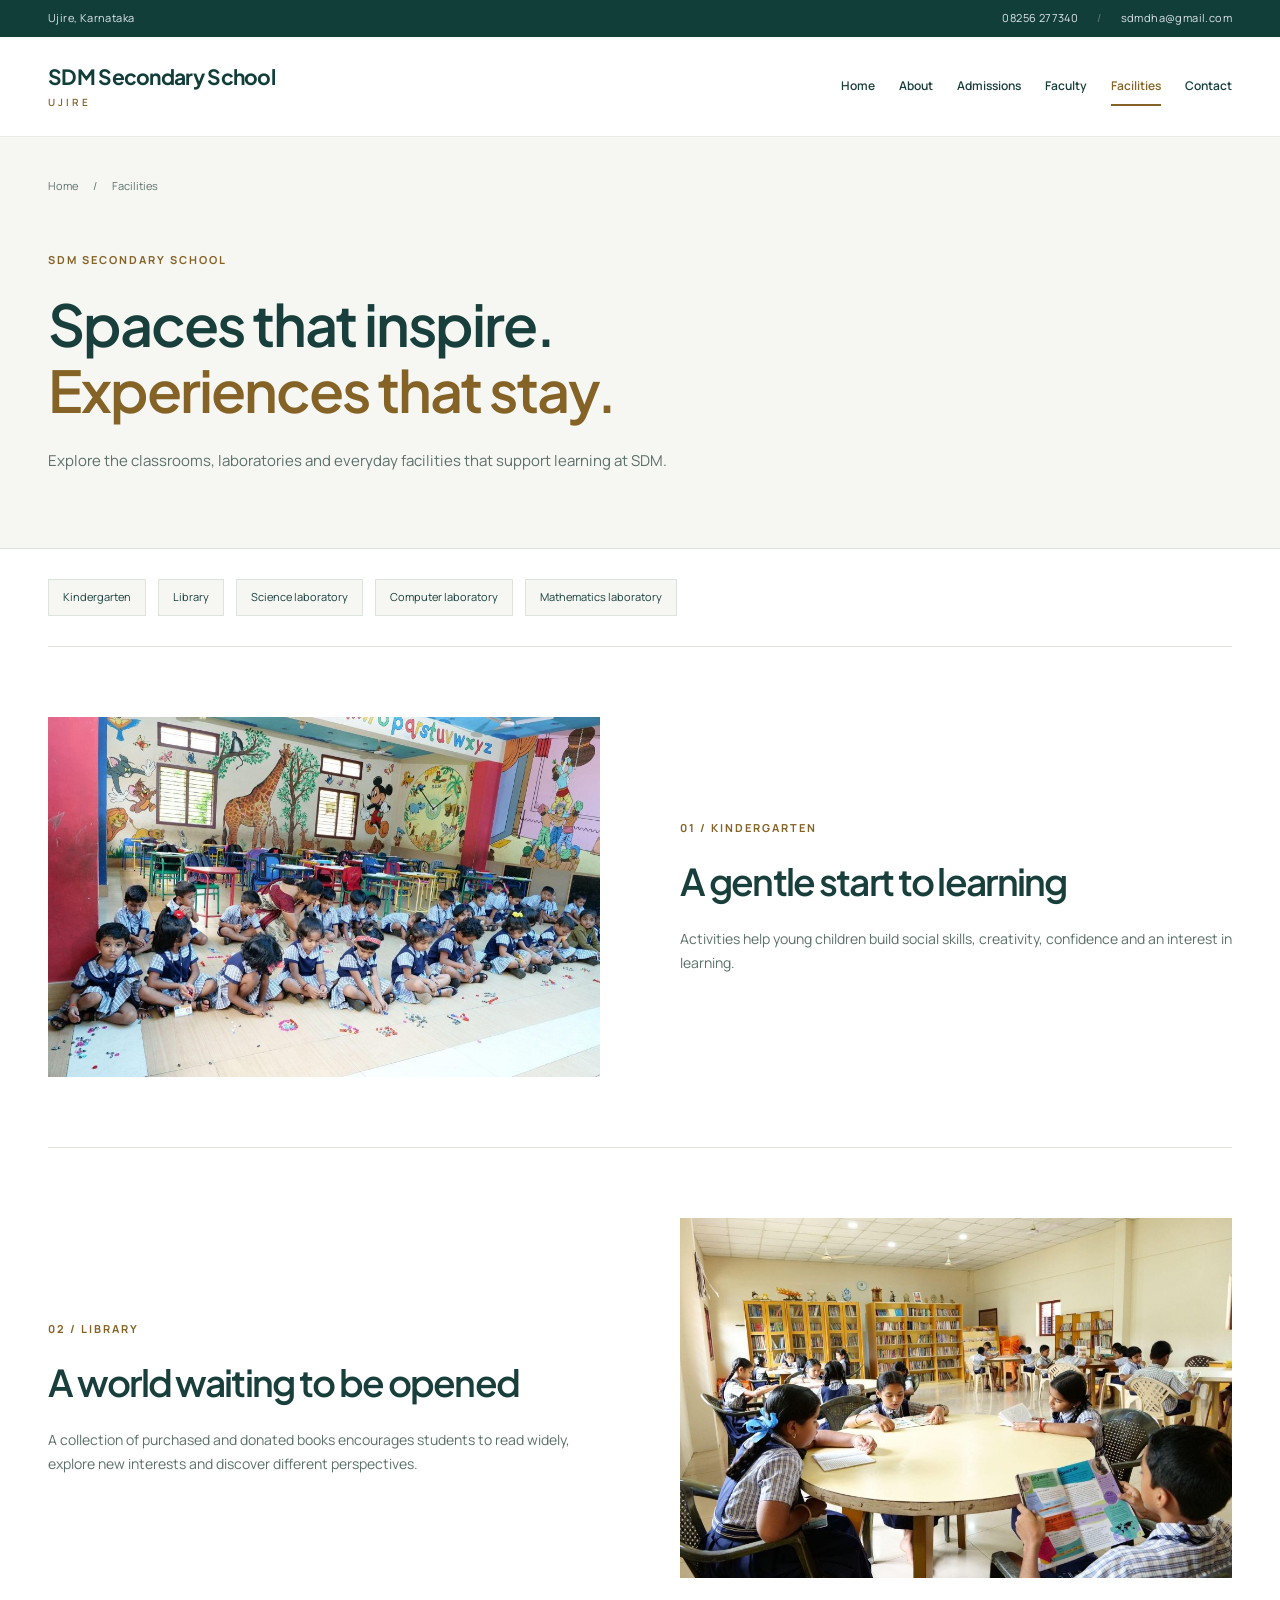
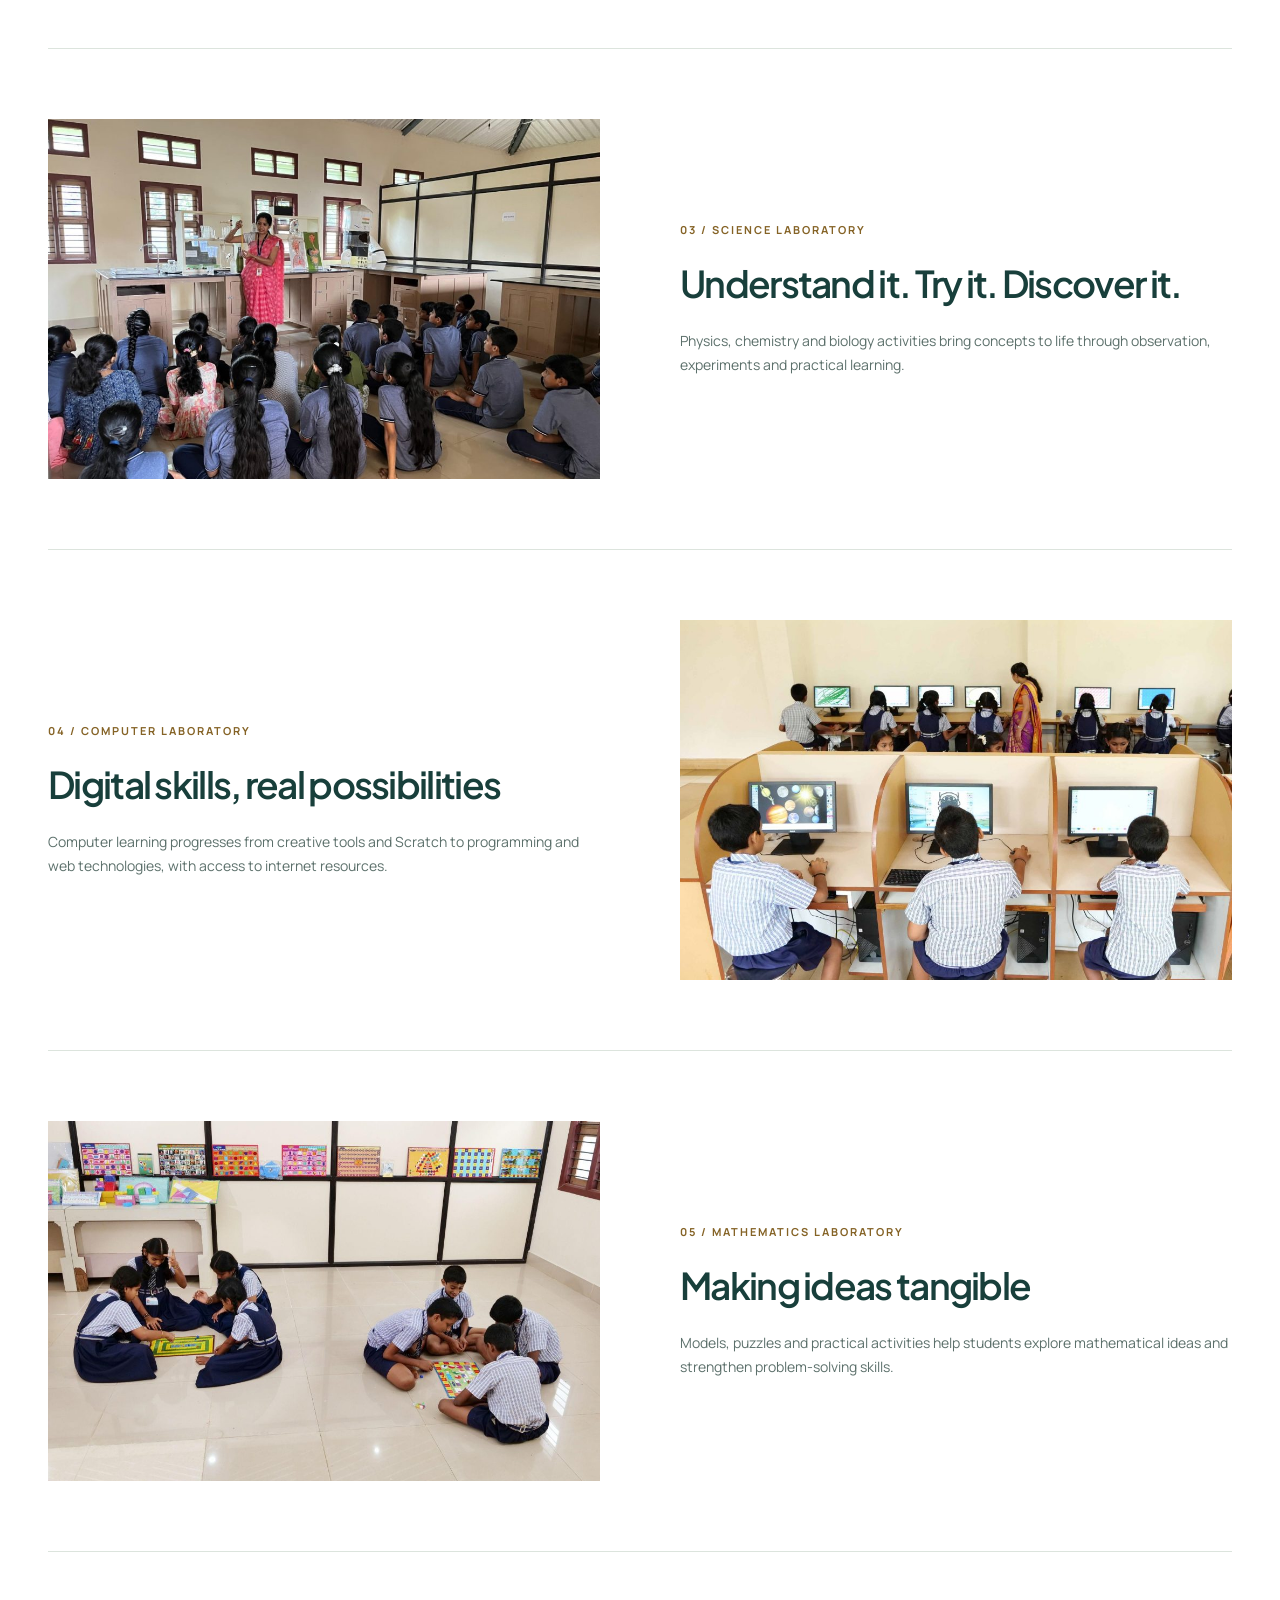
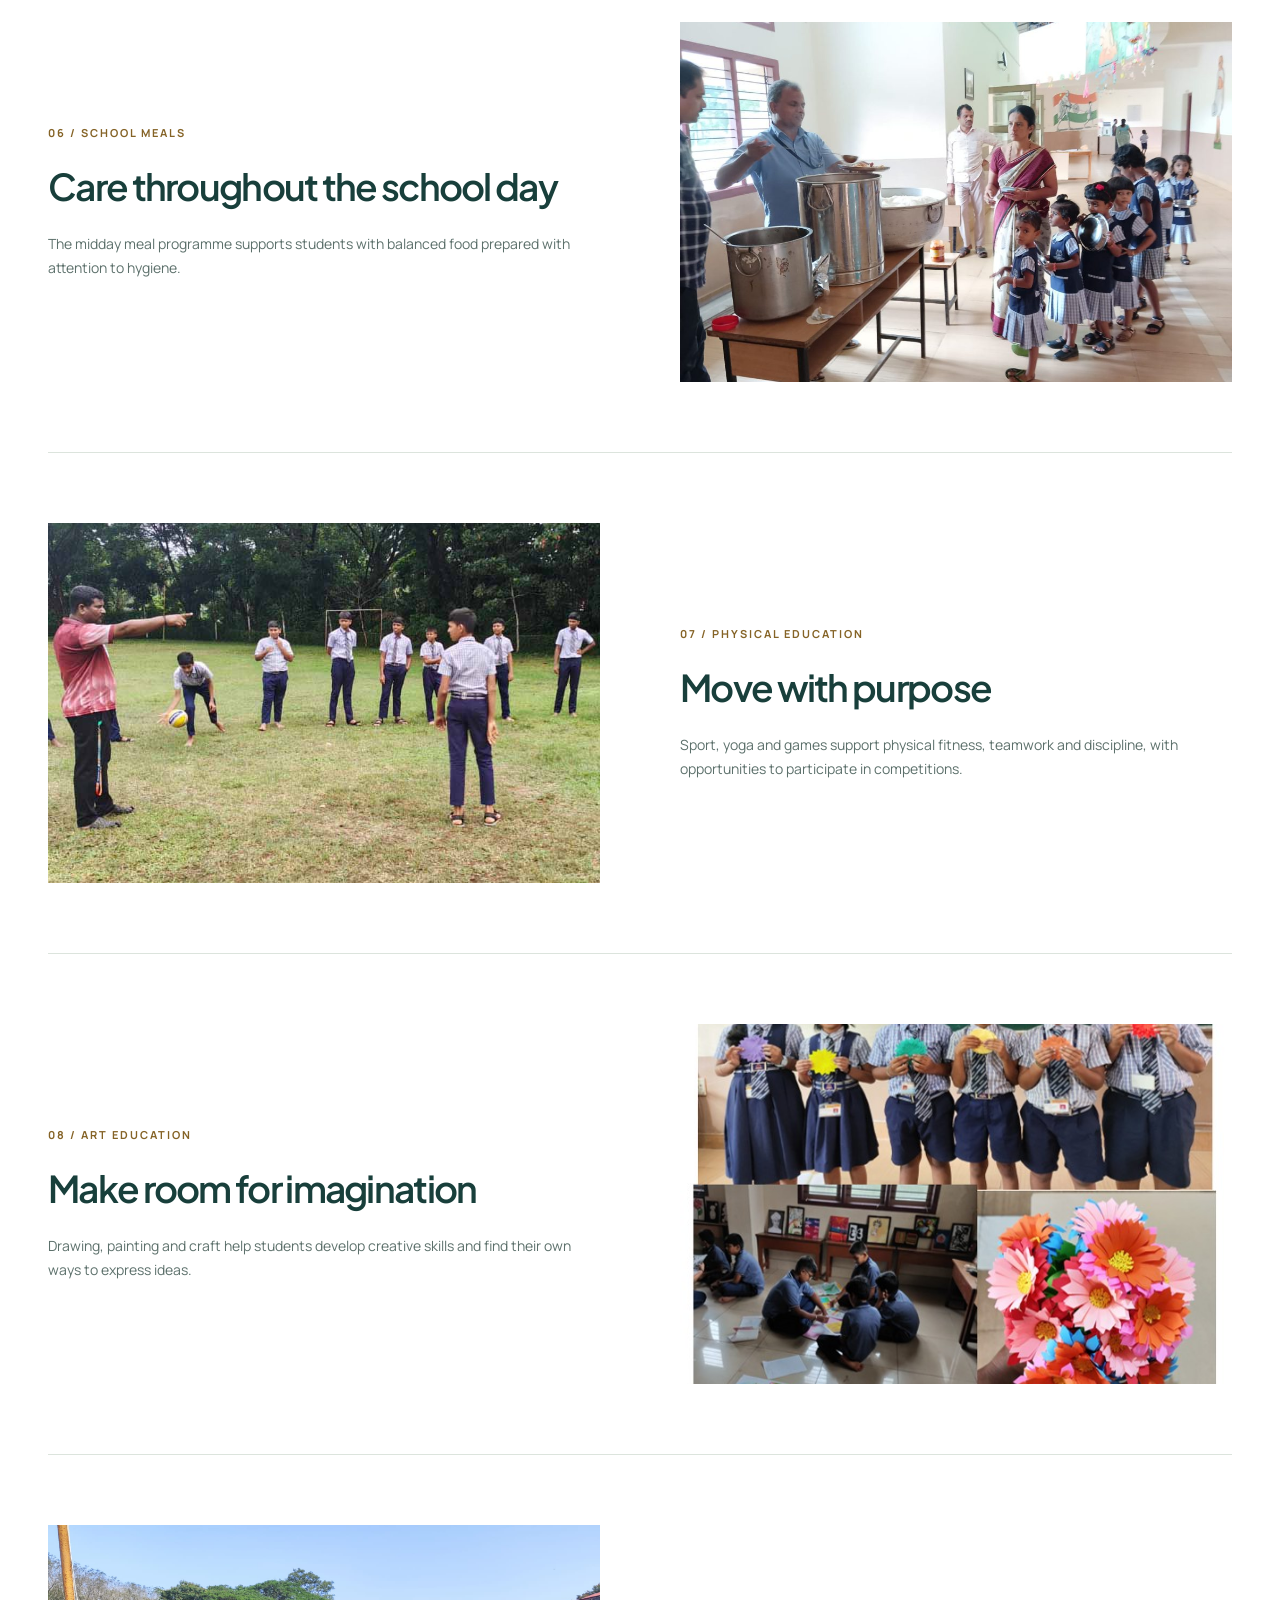
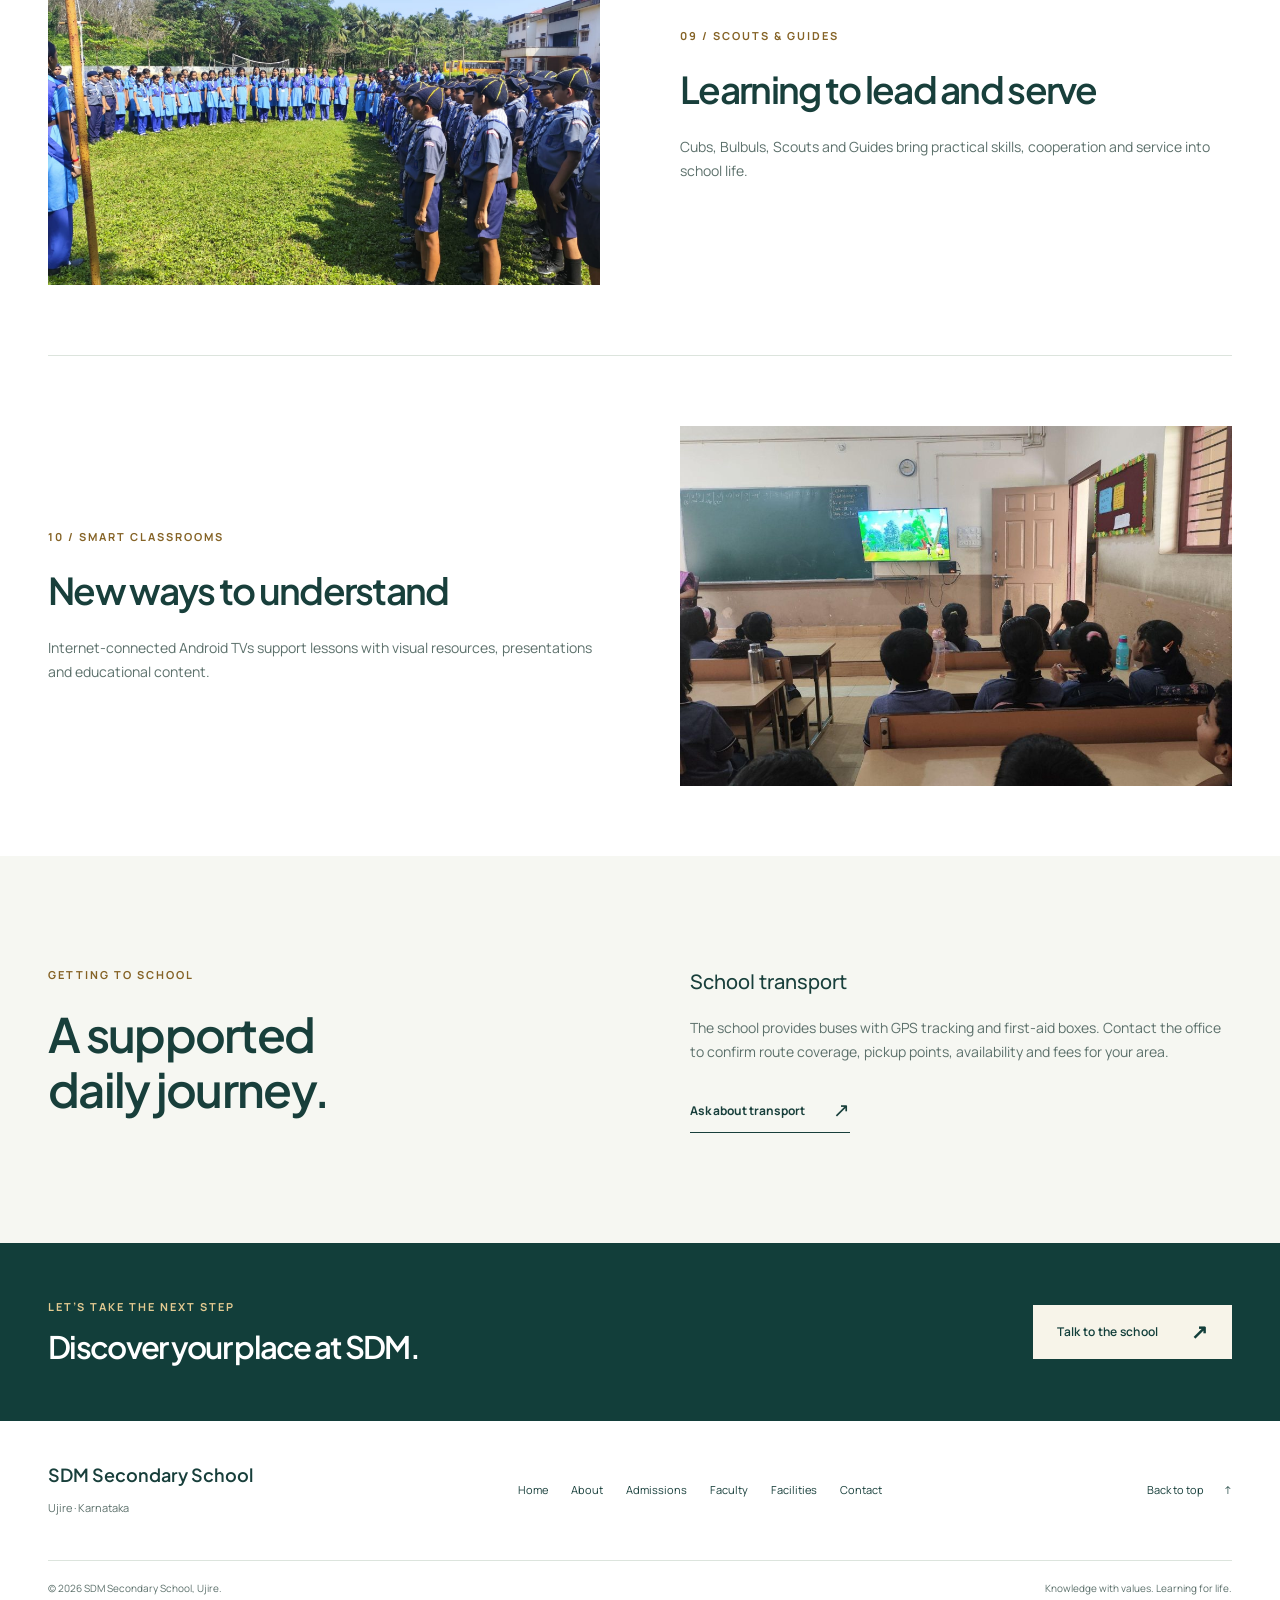
<file: facilities.html>
<!doctype html>
<html lang="en">
<head>
<meta charset="utf-8"><meta name="viewport" content="width=device-width,initial-scale=1">
<title>Facilities | SDM Secondary School</title>
<meta name="description" content="Explore SDM classrooms, laboratories, library, school meals, sports and transport.">
<meta name="theme-color" content="#123e3a">
<link rel="stylesheet" href="fonts.css"><link rel="stylesheet" href="styles.css">
</head>
<body>
<a class="skip" href="#main">Skip to main content</a>
<div class="utility"><div class="wrap utility-inner"><span>Ujire, Karnataka</span><div><a href="tel:+918256277340">08256 277340</a><span class="divider">/</span><a href="mailto:sdmdha@gmail.com">sdmdha@gmail.com</a></div></div></div>
<header class="header"><div class="wrap nav-inner"><a class="brand school-wordmark" href="index.html" aria-label="SDM Secondary School, Ujire home"><span class="school-name">SDM Secondary School</span><span class="school-location">UJIRE</span></a><button class="menu-toggle" aria-expanded="false" aria-controls="navigation"><span>Menu</span><svg width="22" height="22" viewBox="0 0 24 24" fill="none" stroke="currentColor" stroke-width="1.5" aria-hidden="true"><path d="M3 7h18M3 12h18M3 17h18"/></svg></button><nav id="navigation" aria-label="Main navigation"><a href="index.html">Home</a><a href="about.html">About</a><a href="admissions.html">Admissions</a><a href="faculty.html">Faculty</a><a href="facilities.html" aria-current="page">Facilities</a><a href="contact.html">Contact</a></nav></div></header>
<main id="main"><section class="page-hero"><div class="wrap"><nav class="breadcrumbs" aria-label="Breadcrumb"><a href="index.html">Home</a><span aria-hidden="true">/</span><span>Facilities</span></nav><p class="eyebrow">SDM Secondary School</p><h1>Spaces that inspire.<br><em>Experiences that stay.</em></h1><p>Explore the classrooms, laboratories and everyday facilities that support learning at SDM.</p></div></section><div class="wrap facility-jumps"><a href="#kindergarten">Kindergarten</a><a href="#library">Library</a><a href="#science-lab">Science laboratory</a><a href="#computer-lab">Computer laboratory</a><a href="#maths-lab">Mathematics laboratory</a></div><div class="wrap"><section class="facility-row" id="kindergarten"><img src="assets/facility-0.jpg" alt="Kindergarten at SDM Secondary School" loading="lazy"><div><p class="eyebrow">01 / Kindergarten</p><h2>A gentle start to learning</h2><p>Activities help young children build social skills, creativity, confidence and an interest in learning.</p></div></section><section class="facility-row" id="library"><img src="assets/facility-1.jpg" alt="Library at SDM Secondary School" loading="lazy"><div><p class="eyebrow">02 / Library</p><h2>A world waiting to be opened</h2><p>A collection of purchased and donated books encourages students to read widely, explore new interests and discover different perspectives.</p></div></section><section class="facility-row" id="science-lab"><img src="assets/facility-2.jpg" alt="Science laboratory at SDM Secondary School" loading="lazy"><div><p class="eyebrow">03 / Science laboratory</p><h2>Understand it. Try it. Discover it.</h2><p>Physics, chemistry and biology activities bring concepts to life through observation, experiments and practical learning.</p></div></section><section class="facility-row" id="computer-lab"><img src="assets/facility-3.jpg" alt="Computer laboratory at SDM Secondary School" loading="lazy"><div><p class="eyebrow">04 / Computer laboratory</p><h2>Digital skills, real possibilities</h2><p>Computer learning progresses from creative tools and Scratch to programming and web technologies, with access to internet resources.</p></div></section><section class="facility-row" id="maths-lab"><img src="assets/facility-4.jpg" alt="Mathematics laboratory at SDM Secondary School" loading="lazy"><div><p class="eyebrow">05 / Mathematics laboratory</p><h2>Making ideas tangible</h2><p>Models, puzzles and practical activities help students explore mathematical ideas and strengthen problem-solving skills.</p></div></section><section class="facility-row" id="meals"><img src="assets/facility-5.jpeg" alt="School meals at SDM Secondary School" loading="lazy"><div><p class="eyebrow">06 / School meals</p><h2>Care throughout the school day</h2><p>The midday meal programme supports students with balanced food prepared with attention to hygiene.</p></div></section><section class="facility-row" id="sport"><img src="assets/facility-6.jpg" alt="Physical education at SDM Secondary School" loading="lazy"><div><p class="eyebrow">07 / Physical education</p><h2>Move with purpose</h2><p>Sport, yoga and games support physical fitness, teamwork and discipline, with opportunities to participate in competitions.</p></div></section><section class="facility-row" id="art"><img src="assets/facility-7.jpg" alt="Art education at SDM Secondary School" loading="lazy"><div><p class="eyebrow">08 / Art education</p><h2>Make room for imagination</h2><p>Drawing, painting and craft help students develop creative skills and find their own ways to express ideas.</p></div></section><section class="facility-row" id="scouts"><img src="assets/facility-8.png" alt="Scouts & Guides at SDM Secondary School" loading="lazy"><div><p class="eyebrow">09 / Scouts & Guides</p><h2>Learning to lead and serve</h2><p>Cubs, Bulbuls, Scouts and Guides bring practical skills, cooperation and service into school life.</p></div></section><section class="facility-row" id="smart-classrooms"><img src="assets/facility-9.jpg" alt="Smart classrooms at SDM Secondary School" loading="lazy"><div><p class="eyebrow">10 / Smart classrooms</p><h2>New ways to understand</h2><p>Internet-connected Android TVs support lessons with visual resources, presentations and educational content.</p></div></section></div><section class="soft-section"><div class="section wrap editorial"><div><p class="eyebrow">Getting to school</p><h2>A supported<br>daily journey.</h2></div><div><p class="lead">School transport</p><p>The school provides buses with GPS tracking and first-aid boxes. Contact the office to confirm route coverage, pickup points, availability and fees for your area.</p><a class="text-link" href="contact.html">Ask about transport <span aria-hidden="true">↗</span></a></div></div></section><section class="mini-cta"><div class="wrap"><div><p class="eyebrow light">Let’s take the next step</p><h2>Discover your place at SDM.</h2></div><a class="button cream" href="contact.html">Talk to the school <span aria-hidden="true">↗</span></a></div></section></main><footer><div class="wrap footer-top"><div><strong>SDM Secondary School</strong><p>Ujire · Karnataka</p></div><nav aria-label="Footer navigation"><a href="index.html">Home</a><a href="about.html">About</a><a href="admissions.html">Admissions</a><a href="faculty.html">Faculty</a><a href="facilities.html">Facilities</a><a href="contact.html">Contact</a></nav><a href="#main" class="back-top">Back to top <span aria-hidden="true">↑</span></a></div><div class="wrap footer-bottom"><span>© <span id="year">2026</span> SDM Secondary School, Ujire.</span><span>Knowledge with values. Learning for life.</span></div></footer>
<script src="script.js"></script>
</body></html>
</file>
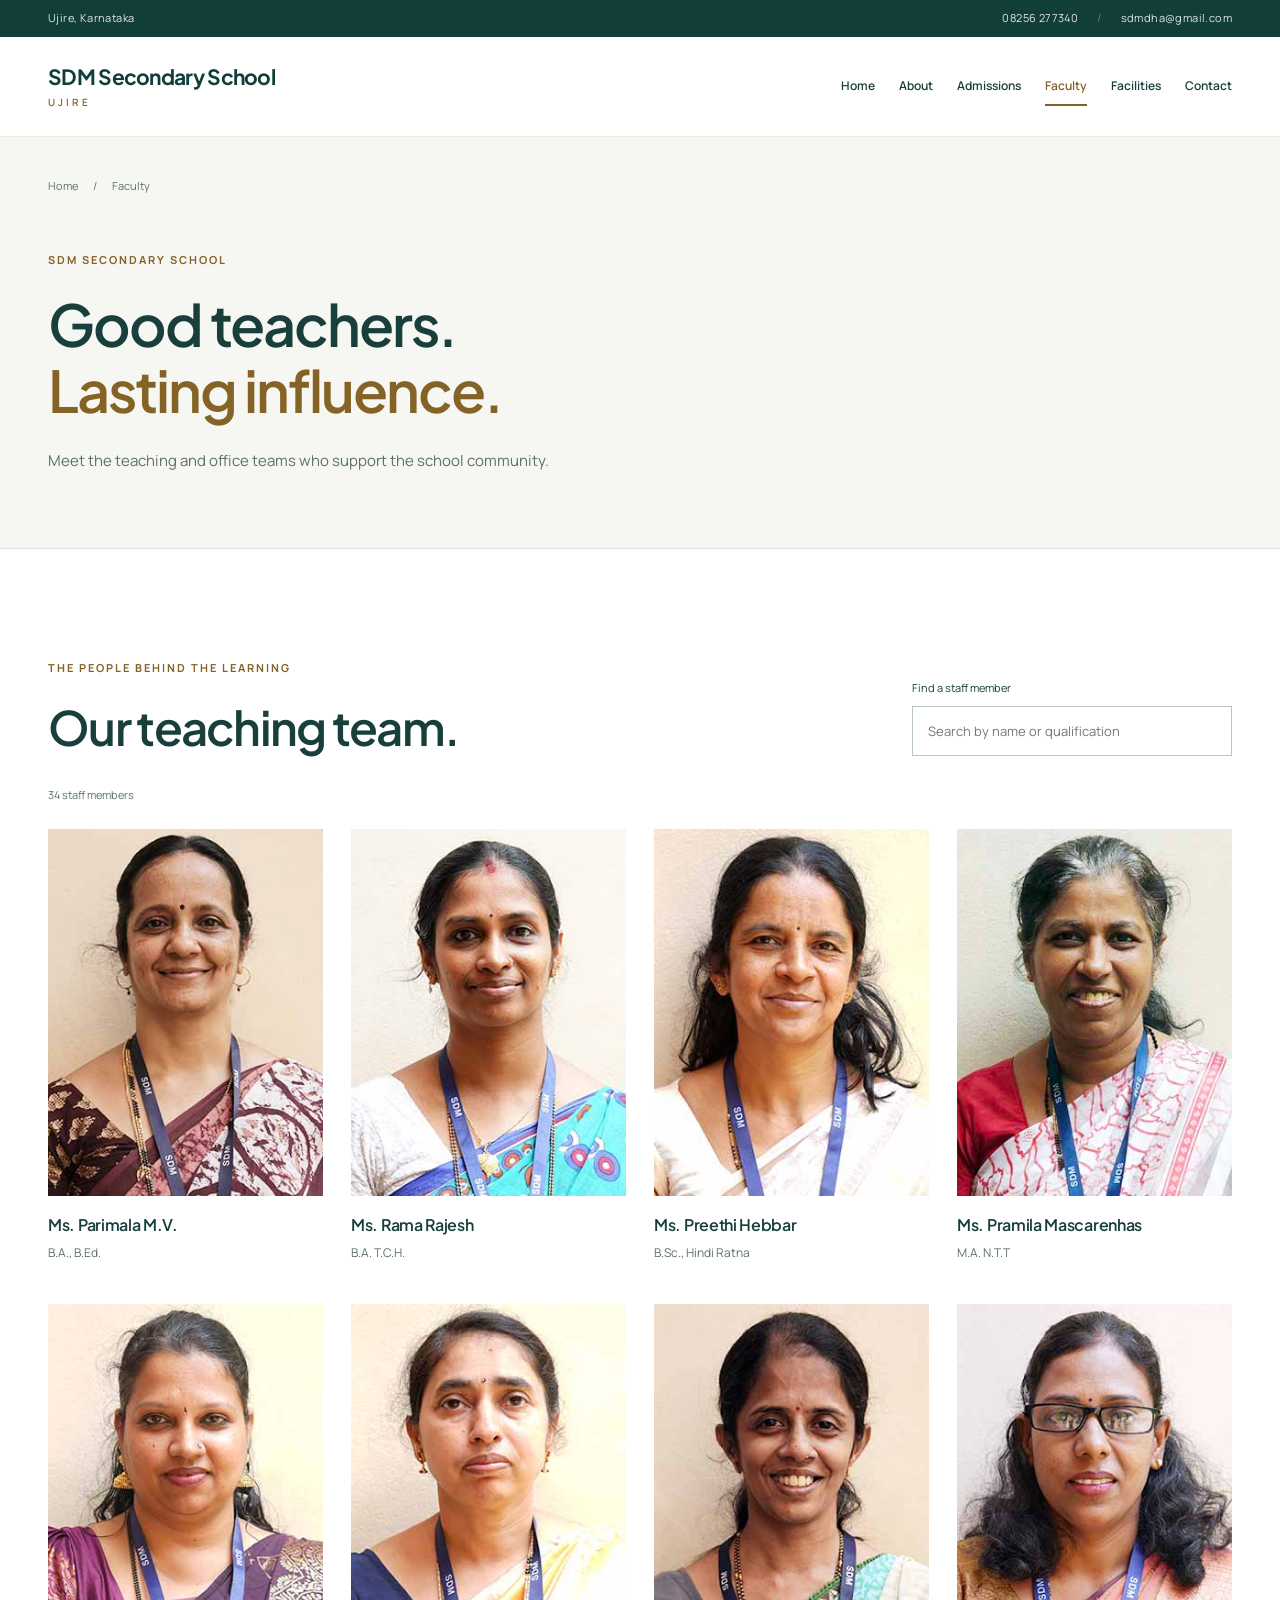
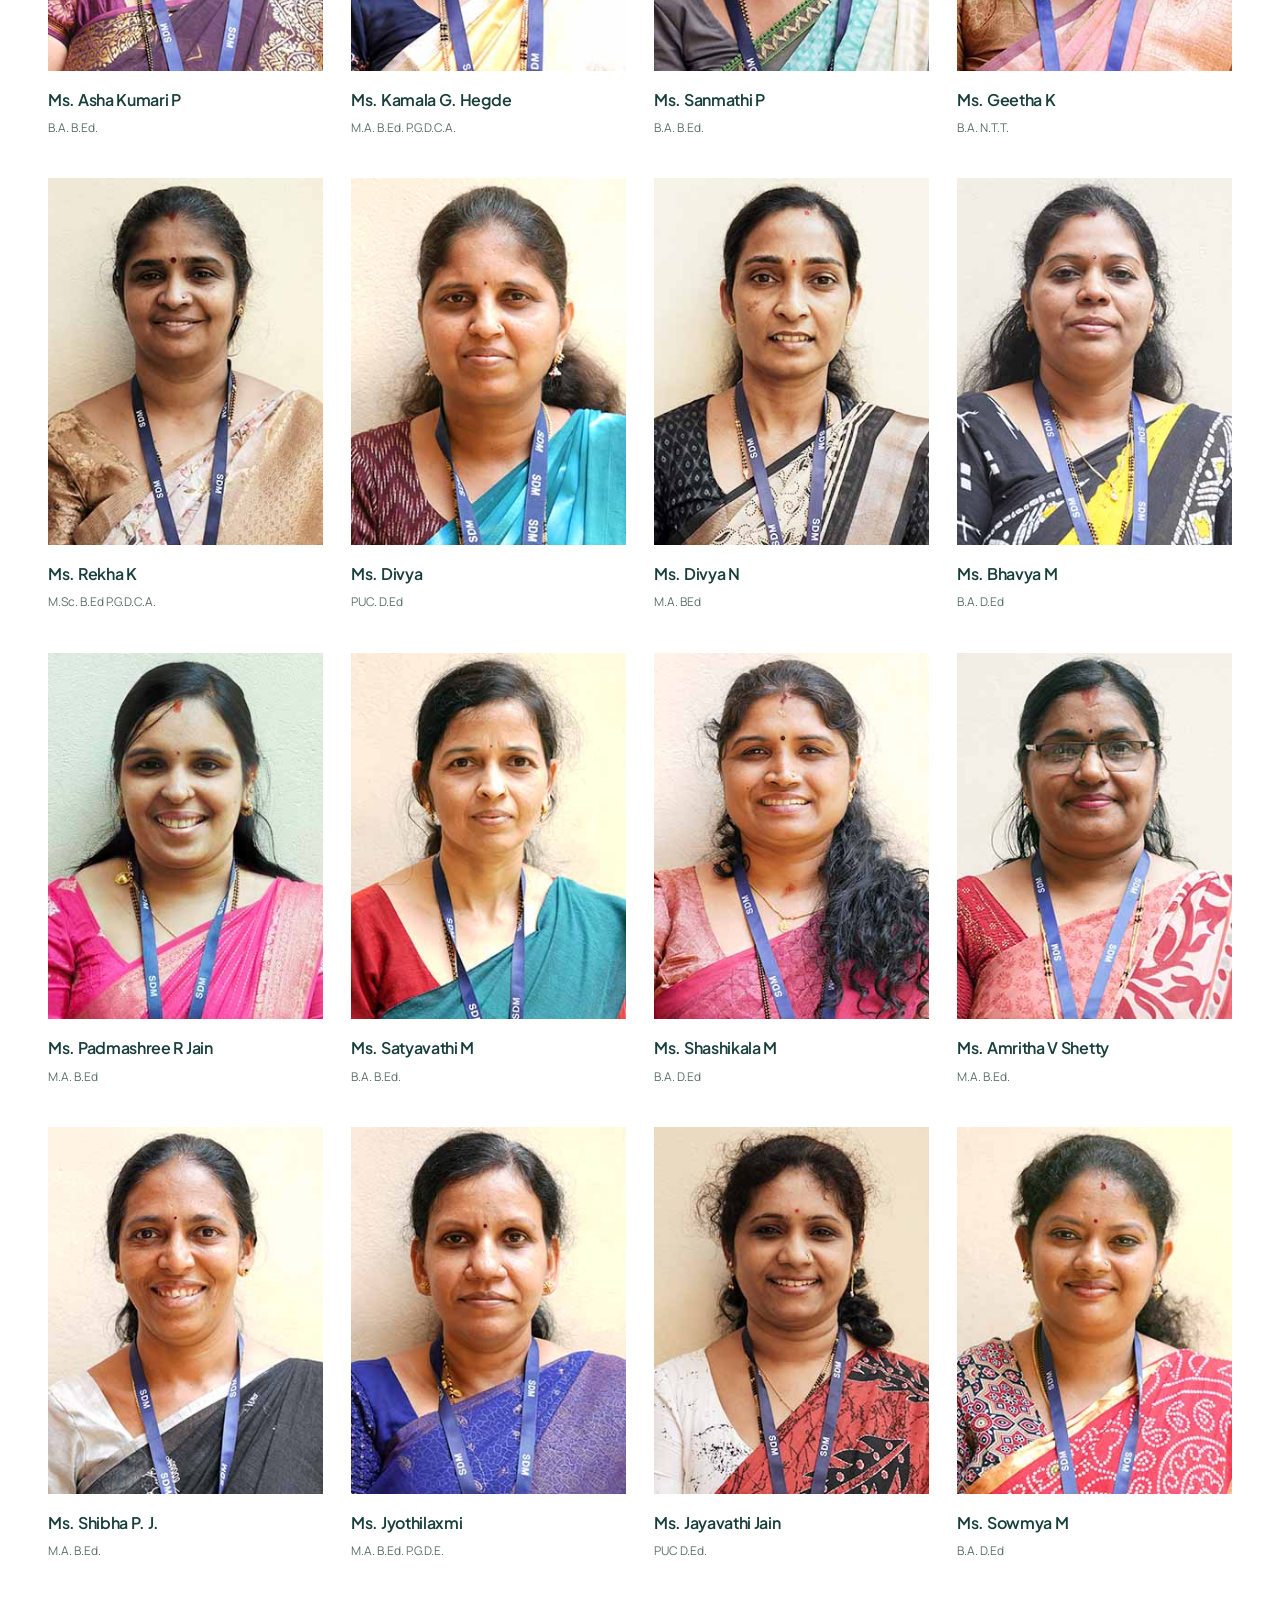
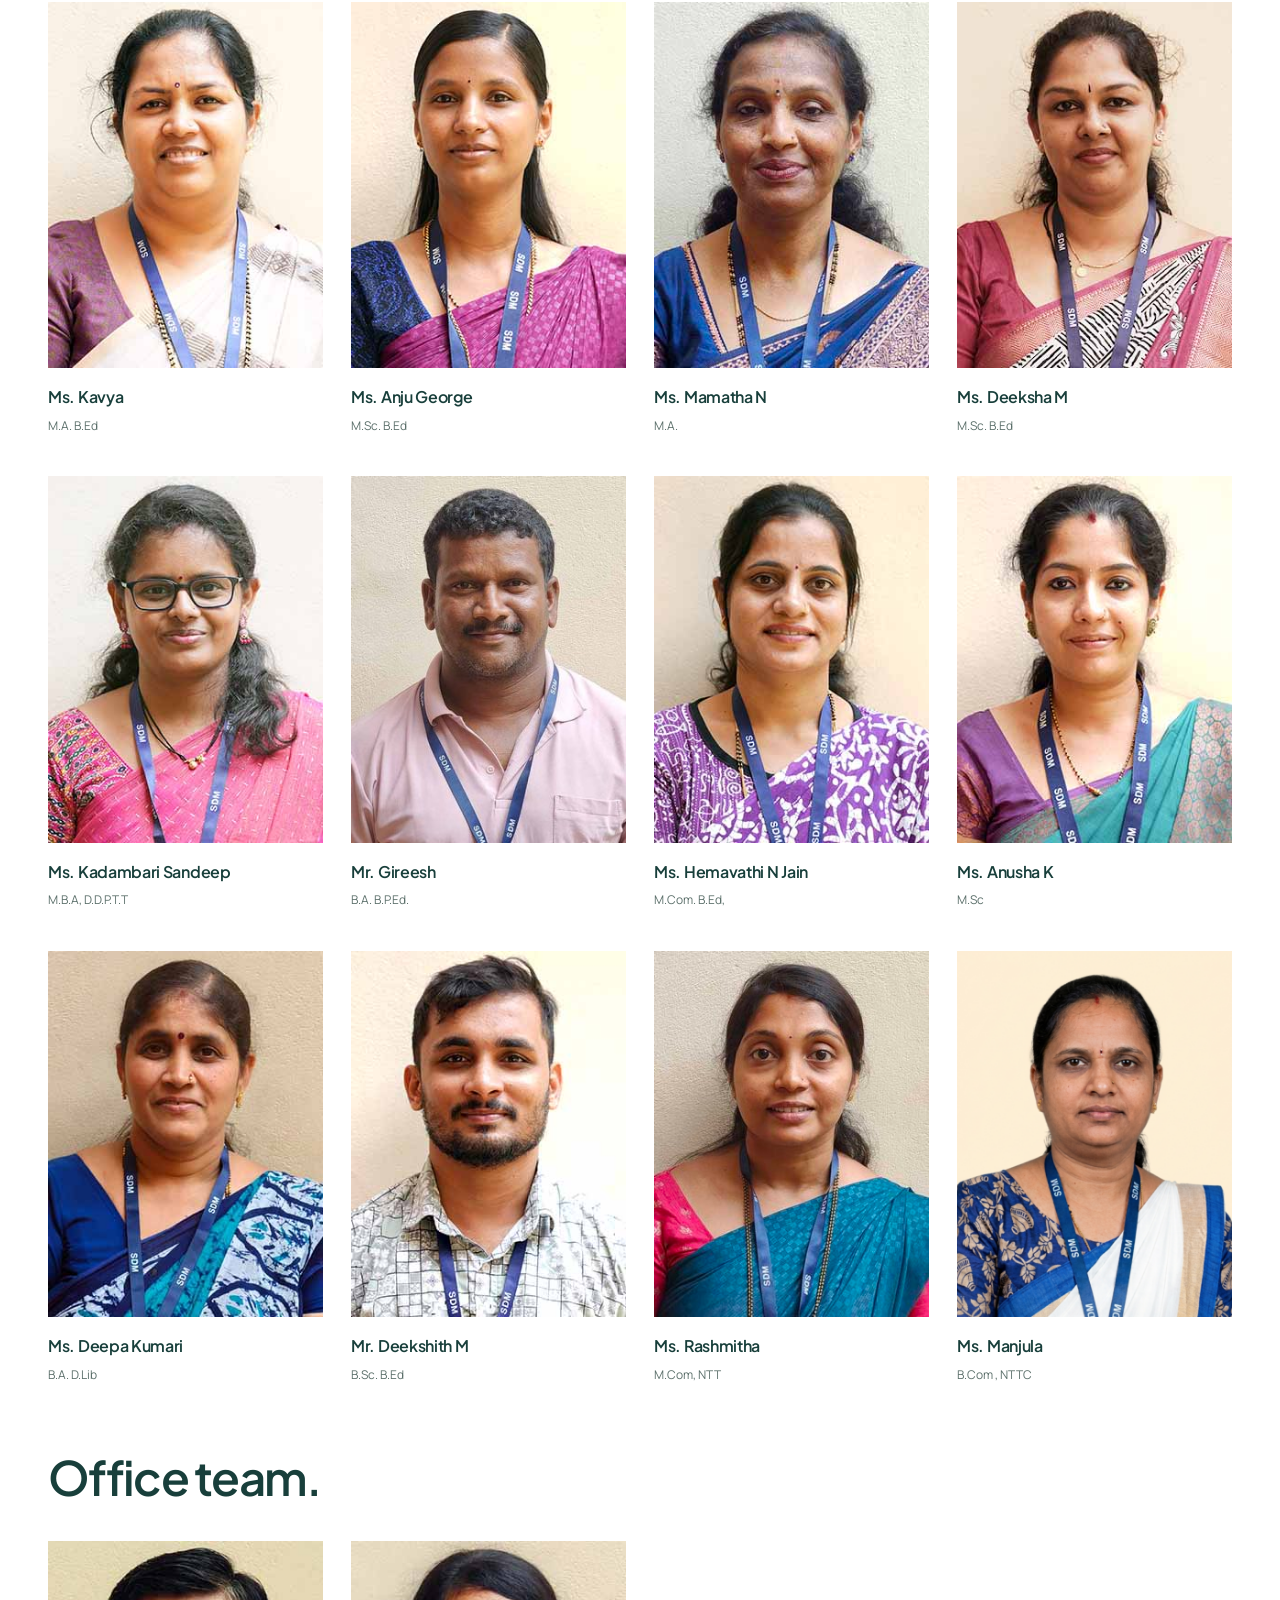
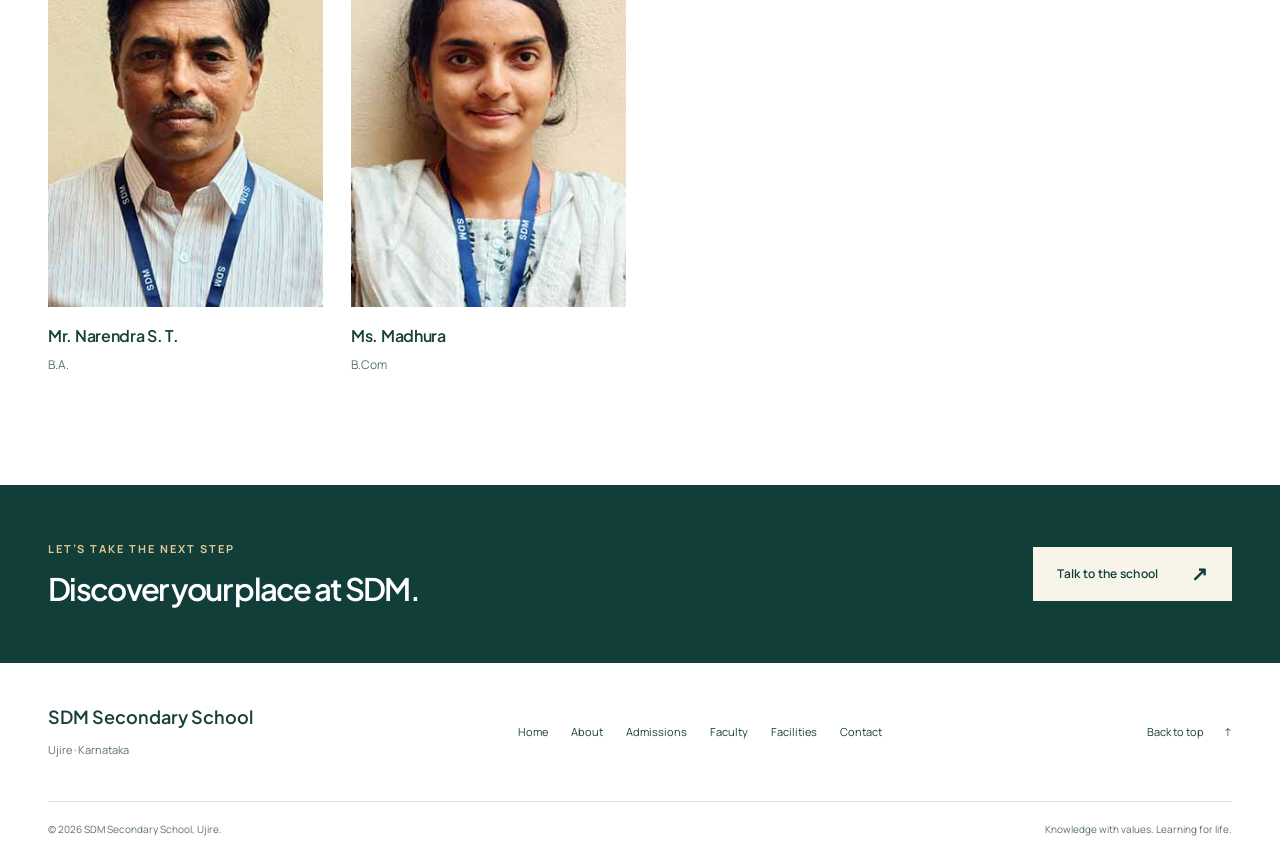
<file: faculty.html>
<!doctype html>
<html lang="en">
<head>
<meta charset="utf-8"><meta name="viewport" content="width=device-width,initial-scale=1">
<title>Faculty | SDM Secondary School</title>
<meta name="description" content="Meet the SDM teaching and office teams. Search staff by name or qualification.">
<meta name="theme-color" content="#123e3a">
<link rel="stylesheet" href="fonts.css"><link rel="stylesheet" href="styles.css">
</head>
<body>
<a class="skip" href="#main">Skip to main content</a>
<div class="utility"><div class="wrap utility-inner"><span>Ujire, Karnataka</span><div><a href="tel:+918256277340">08256 277340</a><span class="divider">/</span><a href="mailto:sdmdha@gmail.com">sdmdha@gmail.com</a></div></div></div>
<header class="header"><div class="wrap nav-inner"><a class="brand school-wordmark" href="index.html" aria-label="SDM Secondary School, Ujire home"><span class="school-name">SDM Secondary School</span><span class="school-location">UJIRE</span></a><button class="menu-toggle" aria-expanded="false" aria-controls="navigation"><span>Menu</span><svg width="22" height="22" viewBox="0 0 24 24" fill="none" stroke="currentColor" stroke-width="1.5" aria-hidden="true"><path d="M3 7h18M3 12h18M3 17h18"/></svg></button><nav id="navigation" aria-label="Main navigation"><a href="index.html">Home</a><a href="about.html">About</a><a href="admissions.html">Admissions</a><a href="faculty.html" aria-current="page">Faculty</a><a href="facilities.html">Facilities</a><a href="contact.html">Contact</a></nav></div></header>
<main id="main"><section class="page-hero"><div class="wrap"><nav class="breadcrumbs" aria-label="Breadcrumb"><a href="index.html">Home</a><span aria-hidden="true">/</span><span>Faculty</span></nav><p class="eyebrow">SDM Secondary School</p><h1>Good teachers.<br><em>Lasting influence.</em></h1><p>Meet the teaching and office teams who support the school community.</p></div></section><section class="section wrap"><div class="section-heading"><div><p class="eyebrow">The people behind the learning</p><h2>Our teaching team.</h2></div><div class="directory-search"><label for="staff-search">Find a staff member</label><input id="staff-search" type="search" placeholder="Search by name or qualification" autocomplete="off"></div></div><p id="staff-status" class="fine-print" role="status" aria-live="polite"></p><div class="faculty-grid"><article class="staff-card" data-search="Ms. Parimala M.V. B.A., B.Ed."><img src="assets/staff-0.jpg" width="300" height="400" alt="Ms. Parimala M.V." loading="lazy"><h3>Ms. Parimala M.V.</h3><p>B.A., B.Ed.</p></article><article class="staff-card" data-search="Ms. Rama Rajesh B.A. T.C.H."><img src="assets/staff-1.jpg" width="300" height="400" alt="Ms. Rama Rajesh" loading="lazy"><h3>Ms. Rama Rajesh</h3><p>B.A. T.C.H.</p></article><article class="staff-card" data-search="Ms. Preethi Hebbar B.Sc., Hindi Ratna"><img src="assets/staff-2.jpg" width="300" height="400" alt="Ms. Preethi Hebbar" loading="lazy"><h3>Ms. Preethi Hebbar</h3><p>B.Sc., Hindi Ratna</p></article><article class="staff-card" data-search="Ms. Pramila Mascarenhas M.A. N.T.T"><img src="assets/staff-3.jpg" width="300" height="400" alt="Ms. Pramila Mascarenhas" loading="lazy"><h3>Ms. Pramila Mascarenhas</h3><p>M.A. N.T.T</p></article><article class="staff-card" data-search="Ms. Asha Kumari P B.A. B.Ed."><img src="assets/staff-4.jpg" width="300" height="400" alt="Ms. Asha Kumari P" loading="lazy"><h3>Ms. Asha Kumari P</h3><p>B.A. B.Ed.</p></article><article class="staff-card" data-search="Ms. Kamala G. Hegde M.A. B.Ed. P.G.D.C.A."><img src="assets/staff-5.jpg" width="300" height="400" alt="Ms. Kamala G. Hegde" loading="lazy"><h3>Ms. Kamala G. Hegde</h3><p>M.A. B.Ed. P.G.D.C.A.</p></article><article class="staff-card" data-search="Ms. Sanmathi P B.A. B.Ed."><img src="assets/staff-6.jpg" width="300" height="400" alt="Ms. Sanmathi P" loading="lazy"><h3>Ms. Sanmathi P</h3><p>B.A. B.Ed.</p></article><article class="staff-card" data-search="Ms. Geetha K B.A. N.T.T."><img src="assets/staff-7.jpg" width="300" height="400" alt="Ms. Geetha K" loading="lazy"><h3>Ms. Geetha K</h3><p>B.A. N.T.T.</p></article><article class="staff-card" data-search="Ms. Rekha K M.Sc. B.Ed P.G.D.C.A."><img src="assets/staff-8.jpg" width="300" height="400" alt="Ms. Rekha K" loading="lazy"><h3>Ms. Rekha K</h3><p>M.Sc. B.Ed P.G.D.C.A.</p></article><article class="staff-card" data-search="Ms. Divya PUC. D.Ed"><img src="assets/staff-9.jpg" width="300" height="400" alt="Ms. Divya" loading="lazy"><h3>Ms. Divya</h3><p>PUC. D.Ed</p></article><article class="staff-card" data-search="Ms. Divya N M.A. BEd"><img src="assets/staff-10.jpg" width="300" height="400" alt="Ms. Divya N" loading="lazy"><h3>Ms. Divya N</h3><p>M.A. BEd</p></article><article class="staff-card" data-search="Ms. Bhavya M B.A. D.Ed"><img src="assets/staff-11.jpg" width="300" height="400" alt="Ms. Bhavya M" loading="lazy"><h3>Ms. Bhavya M</h3><p>B.A. D.Ed</p></article><article class="staff-card" data-search="Ms. Padmashree R Jain M.A. B.Ed"><img src="assets/staff-12.jpg" width="300" height="400" alt="Ms. Padmashree R Jain" loading="lazy"><h3>Ms. Padmashree R Jain</h3><p>M.A. B.Ed</p></article><article class="staff-card" data-search="Ms. Satyavathi M B.A. B.Ed."><img src="assets/staff-13.jpg" width="300" height="400" alt="Ms. Satyavathi M" loading="lazy"><h3>Ms. Satyavathi M</h3><p>B.A. B.Ed.</p></article><article class="staff-card" data-search="Ms. Shashikala M B.A. D.Ed"><img src="assets/staff-14.jpg" width="300" height="400" alt="Ms. Shashikala M" loading="lazy"><h3>Ms. Shashikala M</h3><p>B.A. D.Ed</p></article><article class="staff-card" data-search="Ms. Amritha V Shetty M.A. B.Ed."><img src="assets/staff-15.jpg" width="300" height="400" alt="Ms. Amritha V Shetty" loading="lazy"><h3>Ms. Amritha V Shetty</h3><p>M.A. B.Ed.</p></article><article class="staff-card" data-search="Ms. Shibha P. J. M.A. B.Ed."><img src="assets/staff-16.jpg" width="300" height="400" alt="Ms. Shibha P. J." loading="lazy"><h3>Ms. Shibha P. J.</h3><p>M.A. B.Ed.</p></article><article class="staff-card" data-search="Ms. Jyothilaxmi M.A. B.Ed. P.G.D.E."><img src="assets/staff-17.jpg" width="300" height="400" alt="Ms. Jyothilaxmi" loading="lazy"><h3>Ms. Jyothilaxmi</h3><p>M.A. B.Ed. P.G.D.E.</p></article><article class="staff-card" data-search="Ms. Jayavathi Jain PUC D.Ed."><img src="assets/staff-18.jpg" width="300" height="400" alt="Ms. Jayavathi Jain" loading="lazy"><h3>Ms. Jayavathi Jain</h3><p>PUC D.Ed.</p></article><article class="staff-card" data-search="Ms. Sowmya M B.A. D.Ed"><img src="assets/staff-19.jpg" width="300" height="400" alt="Ms. Sowmya M" loading="lazy"><h3>Ms. Sowmya M</h3><p>B.A. D.Ed</p></article><article class="staff-card" data-search="Ms. Kavya M.A. B.Ed"><img src="assets/staff-20.jpg" width="300" height="400" alt="Ms. Kavya" loading="lazy"><h3>Ms. Kavya</h3><p>M.A. B.Ed</p></article><article class="staff-card" data-search="Ms. Anju George M.Sc. B.Ed"><img src="assets/staff-21.jpg" width="300" height="400" alt="Ms. Anju George" loading="lazy"><h3>Ms. Anju George</h3><p>M.Sc. B.Ed</p></article><article class="staff-card" data-search="Ms. Mamatha N M.A."><img src="assets/staff-22.jpg" width="300" height="400" alt="Ms. Mamatha N" loading="lazy"><h3>Ms. Mamatha N</h3><p>M.A.</p></article><article class="staff-card" data-search="Ms. Deeksha M M.Sc. B.Ed"><img src="assets/staff-23.jpg" width="300" height="400" alt="Ms. Deeksha M" loading="lazy"><h3>Ms. Deeksha M</h3><p>M.Sc. B.Ed</p></article><article class="staff-card" data-search="Ms. Kadambari Sandeep M.B.A, D.D.P.T.T"><img src="assets/staff-24.jpg" width="300" height="400" alt="Ms. Kadambari Sandeep" loading="lazy"><h3>Ms. Kadambari Sandeep</h3><p>M.B.A, D.D.P.T.T</p></article><article class="staff-card" data-search="Mr. Gireesh B.A. B.P.Ed."><img src="assets/staff-25.jpg" width="300" height="400" alt="Mr. Gireesh" loading="lazy"><h3>Mr. Gireesh</h3><p>B.A. B.P.Ed.</p></article><article class="staff-card" data-search="Ms. Hemavathi N Jain M.Com. B.Ed,"><img src="assets/staff-26.jpg" width="300" height="400" alt="Ms. Hemavathi N Jain" loading="lazy"><h3>Ms. Hemavathi N Jain</h3><p>M.Com. B.Ed,</p></article><article class="staff-card" data-search="Ms. Anusha K M.Sc"><img src="assets/staff-27.jpg" width="300" height="400" alt="Ms. Anusha K" loading="lazy"><h3>Ms. Anusha K</h3><p>M.Sc</p></article><article class="staff-card" data-search="Ms. Deepa Kumari B.A. D.Lib"><img src="assets/staff-28.jpg" width="300" height="400" alt="Ms. Deepa Kumari" loading="lazy"><h3>Ms. Deepa Kumari</h3><p>B.A. D.Lib</p></article><article class="staff-card" data-search="Mr. Deekshith M B.Sc. B.Ed"><img src="assets/staff-29.jpg" width="300" height="400" alt="Mr. Deekshith M" loading="lazy"><h3>Mr. Deekshith M</h3><p>B.Sc. B.Ed</p></article><article class="staff-card" data-search="Ms. Rashmitha M.Com, NTT"><img src="assets/staff-30.jpg" width="300" height="400" alt="Ms. Rashmitha" loading="lazy"><h3>Ms. Rashmitha</h3><p>M.Com, NTT</p></article><article class="staff-card" data-search="Ms.  Manjula B.Com , NTTC"><img src="assets/staff-31.png" width="300" height="400" alt="Ms.  Manjula" loading="lazy"><h3>Ms.  Manjula</h3><p>B.Com , NTTC</p></article></div><h2 class="office-heading">Office team.</h2><div class="faculty-grid"><article class="staff-card" data-search="Mr. Narendra S. T. B.A."><img src="assets/staff-32.jpg" width="300" height="400" alt="Mr. Narendra S. T." loading="lazy"><h3>Mr. Narendra S. T.</h3><p>B.A.</p></article><article class="staff-card" data-search="Ms. Madhura B.Com"><img src="assets/staff-33.jpg" width="300" height="400" alt="Ms. Madhura" loading="lazy"><h3>Ms. Madhura</h3><p>B.Com</p></article></div><p id="staff-empty" hidden>No staff members match your search. Try another name.</p></section><section class="mini-cta"><div class="wrap"><div><p class="eyebrow light">Let’s take the next step</p><h2>Discover your place at SDM.</h2></div><a class="button cream" href="contact.html">Talk to the school <span aria-hidden="true">↗</span></a></div></section></main><footer><div class="wrap footer-top"><div><strong>SDM Secondary School</strong><p>Ujire · Karnataka</p></div><nav aria-label="Footer navigation"><a href="index.html">Home</a><a href="about.html">About</a><a href="admissions.html">Admissions</a><a href="faculty.html">Faculty</a><a href="facilities.html">Facilities</a><a href="contact.html">Contact</a></nav><a href="#main" class="back-top">Back to top <span aria-hidden="true">↑</span></a></div><div class="wrap footer-bottom"><span>© <span id="year">2026</span> SDM Secondary School, Ujire.</span><span>Knowledge with values. Learning for life.</span></div></footer>
<script src="script.js"></script>
</body></html>
</file>
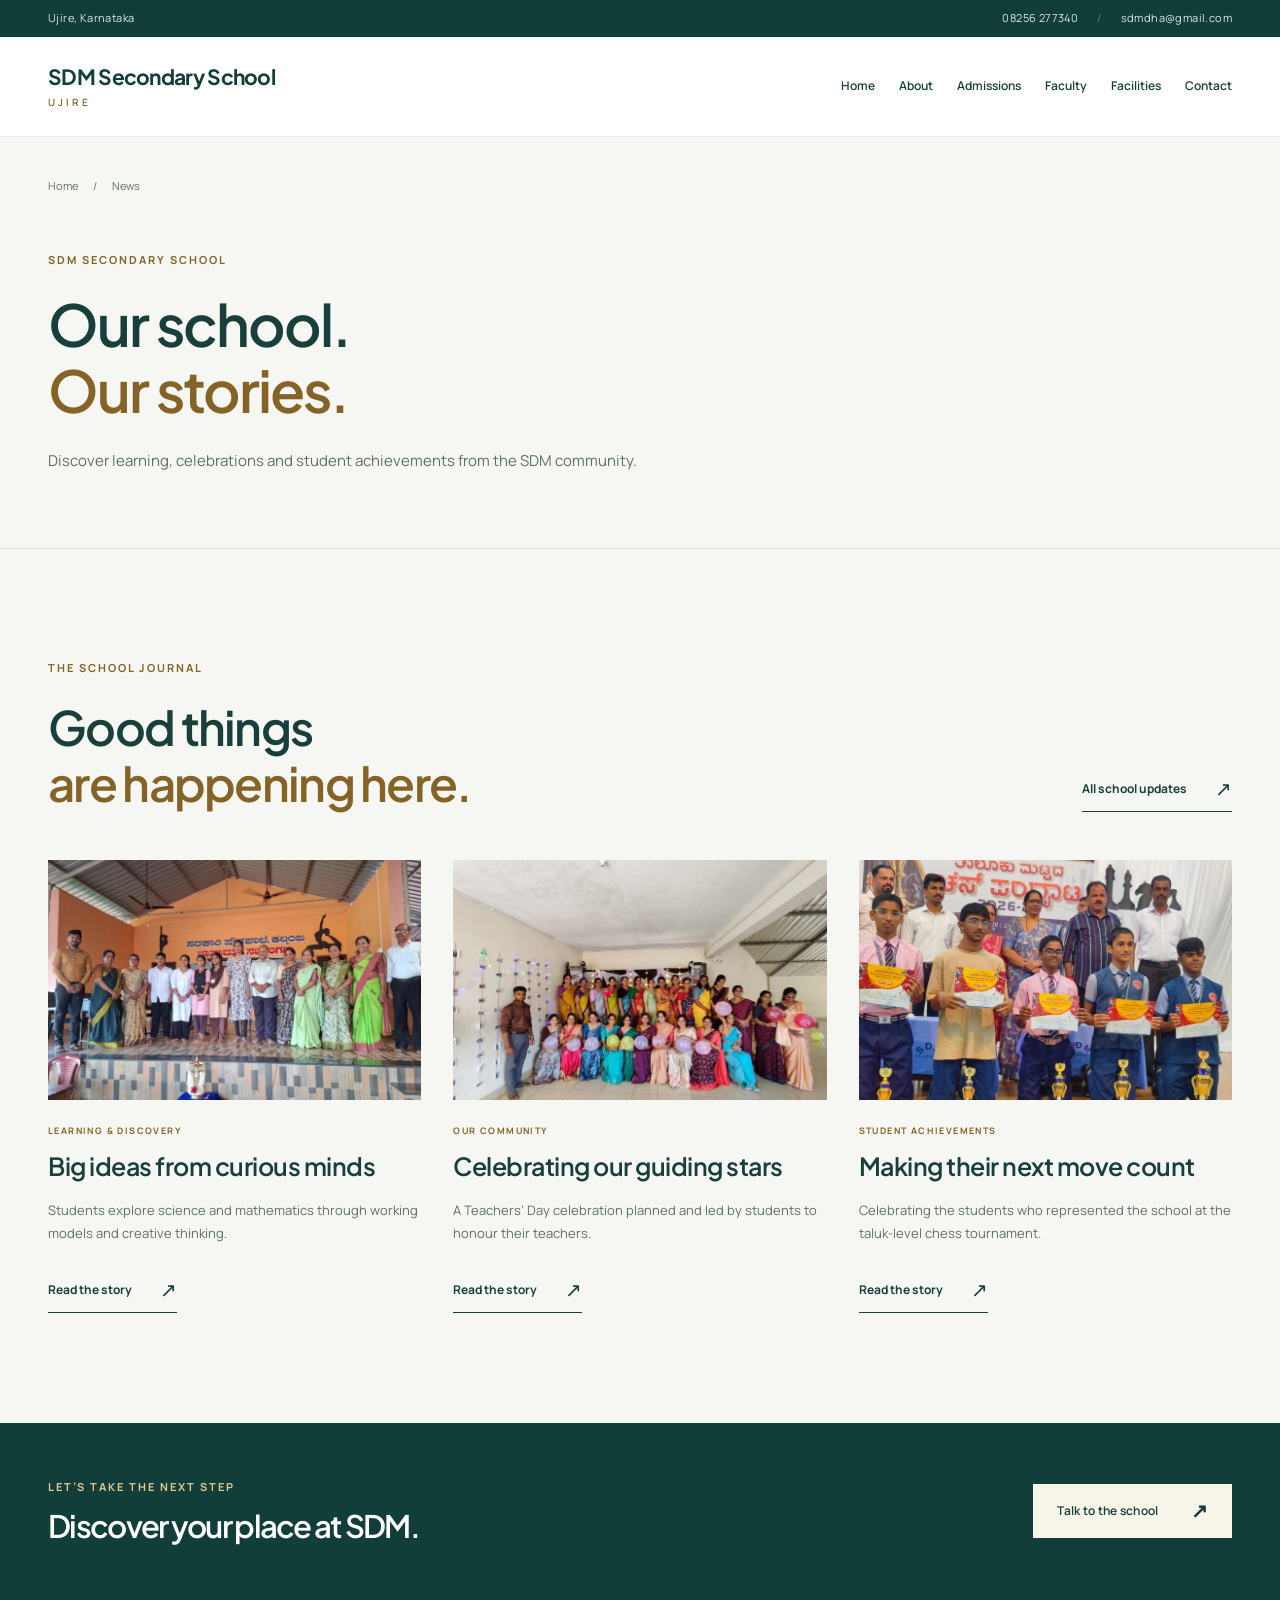
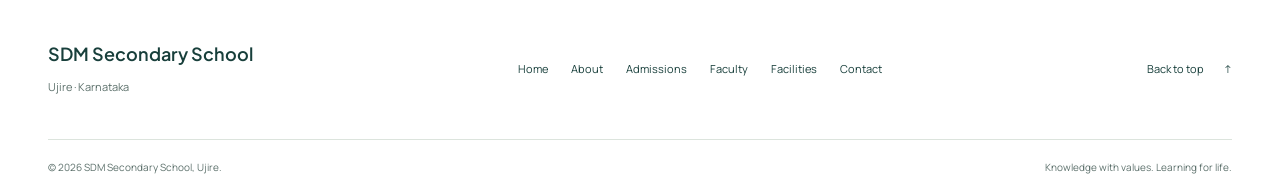
<file: news.html>
<!doctype html>
<html lang="en">
<head>
<meta charset="utf-8"><meta name="viewport" content="width=device-width,initial-scale=1">
<title>News | SDM Secondary School</title>
<meta name="description" content="Explore news and student achievements from SDM Secondary School.">
<meta name="theme-color" content="#123e3a">
<link rel="stylesheet" href="fonts.css"><link rel="stylesheet" href="styles.css">
</head>
<body>
<a class="skip" href="#main">Skip to main content</a>
<div class="utility"><div class="wrap utility-inner"><span>Ujire, Karnataka</span><div><a href="tel:+918256277340">08256 277340</a><span class="divider">/</span><a href="mailto:sdmdha@gmail.com">sdmdha@gmail.com</a></div></div></div>
<header class="header"><div class="wrap nav-inner"><a class="brand school-wordmark" href="index.html" aria-label="SDM Secondary School, Ujire home"><span class="school-name">SDM Secondary School</span><span class="school-location">UJIRE</span></a><button class="menu-toggle" aria-expanded="false" aria-controls="navigation"><span>Menu</span><svg width="22" height="22" viewBox="0 0 24 24" fill="none" stroke="currentColor" stroke-width="1.5" aria-hidden="true"><path d="M3 7h18M3 12h18M3 17h18"/></svg></button><nav id="navigation" aria-label="Main navigation"><a href="index.html">Home</a><a href="about.html">About</a><a href="admissions.html">Admissions</a><a href="faculty.html">Faculty</a><a href="facilities.html">Facilities</a><a href="contact.html">Contact</a></nav></div></header>
<main id="main"><section class="page-hero"><div class="wrap"><nav class="breadcrumbs" aria-label="Breadcrumb"><a href="index.html">Home</a><span aria-hidden="true">/</span><span>News</span></nav><p class="eyebrow">SDM Secondary School</p><h1>Our school.<br><em>Our stories.</em></h1><p>Discover learning, celebrations and student achievements from the SDM community.</p></div></section><section class="news-section" id="news"><div class="wrap section"><div class="section-heading"><div><p class="eyebrow">The school journal</p><h2>Good things<br><em>are happening here.</em></h2></div><a class="text-link" href="news.html">All school updates <span aria-hidden="true">↗</span></a></div><div class="news-grid"><article><a class="news-image" href="https://sdmemsdharmasthala.in/science-and-maths-model-competition/" target="_blank" rel="noopener"><img src="assets/science.jpg" width="768" height="576" alt="Science and maths model competition" loading="lazy"></a><div class="news-meta">LEARNING & DISCOVERY</div><h3><a href="https://sdmemsdharmasthala.in/science-and-maths-model-competition/" target="_blank" rel="noopener">Big ideas from curious minds</a></h3><p>Students explore science and mathematics through working models and creative thinking.</p><a class="text-link" href="https://sdmemsdharmasthala.in/science-and-maths-model-competition/" target="_blank" rel="noopener">Read the story <span aria-hidden="true">↗</span></a></article><article><a class="news-image" href="https://sdmemsdharmasthala.in/guiding-stars-teachers-day-was-celebrated-with-great-enthusiasm/" target="_blank" rel="noopener"><img src="assets/teachers.jpg" width="768" height="577" alt="Teachers’ Day celebration at SDM school" loading="lazy"></a><div class="news-meta">OUR COMMUNITY</div><h3><a href="https://sdmemsdharmasthala.in/guiding-stars-teachers-day-was-celebrated-with-great-enthusiasm/" target="_blank" rel="noopener">Celebrating our guiding stars</a></h3><p>A Teachers’ Day celebration planned and led by students to honour their teachers.</p><a class="text-link" href="https://sdmemsdharmasthala.in/guiding-stars-teachers-day-was-celebrated-with-great-enthusiasm/" target="_blank" rel="noopener">Read the story <span aria-hidden="true">↗</span></a></article><article><a class="news-image" href="https://sdmemsdharmasthala.in/sdm-english-medium-school-students-excel-at-taluk-level-chess-tournament/" target="_blank" rel="noopener"><img src="assets/chess.jpeg" width="768" height="575" alt="Students who represented SDM at the taluk-level chess tournament" loading="lazy"></a><div class="news-meta">STUDENT ACHIEVEMENTS</div><h3><a href="https://sdmemsdharmasthala.in/sdm-english-medium-school-students-excel-at-taluk-level-chess-tournament/" target="_blank" rel="noopener">Making their next move count</a></h3><p>Celebrating the students who represented the school at the taluk-level chess tournament.</p><a class="text-link" href="https://sdmemsdharmasthala.in/sdm-english-medium-school-students-excel-at-taluk-level-chess-tournament/" target="_blank" rel="noopener">Read the story <span aria-hidden="true">↗</span></a></article></div></div></section><section class="mini-cta"><div class="wrap"><div><p class="eyebrow light">Let’s take the next step</p><h2>Discover your place at SDM.</h2></div><a class="button cream" href="contact.html">Talk to the school <span aria-hidden="true">↗</span></a></div></section></main><footer><div class="wrap footer-top"><div><strong>SDM Secondary School</strong><p>Ujire · Karnataka</p></div><nav aria-label="Footer navigation"><a href="index.html">Home</a><a href="about.html">About</a><a href="admissions.html">Admissions</a><a href="faculty.html">Faculty</a><a href="facilities.html">Facilities</a><a href="contact.html">Contact</a></nav><a href="#main" class="back-top">Back to top <span aria-hidden="true">↑</span></a></div><div class="wrap footer-bottom"><span>© <span id="year">2026</span> SDM Secondary School, Ujire.</span><span>Knowledge with values. Learning for life.</span></div></footer>
<script src="script.js"></script>
</body></html>
</file>
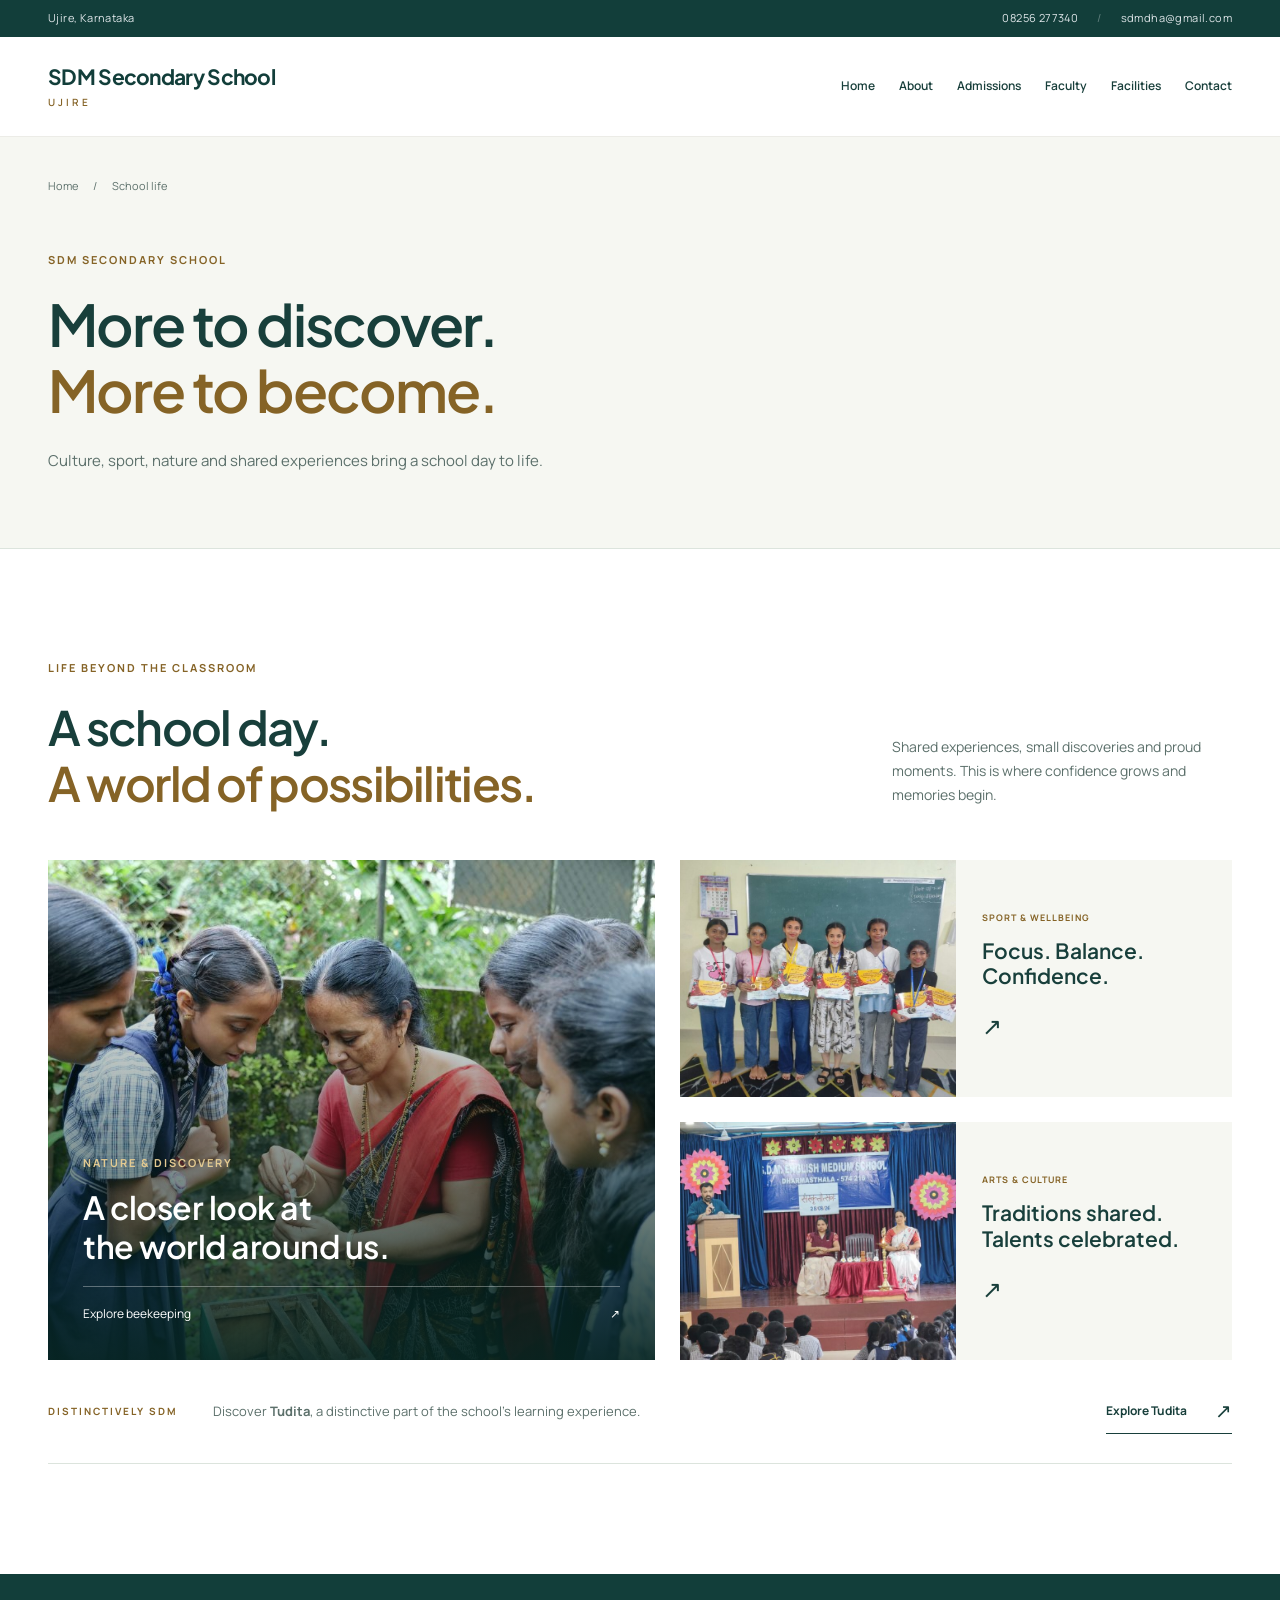
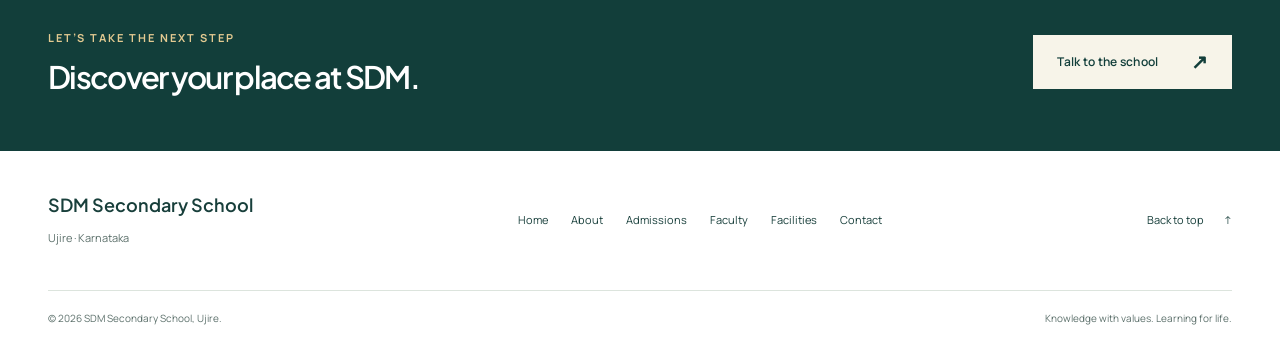
<file: school-life.html>
<!doctype html>
<html lang="en">
<head>
<meta charset="utf-8"><meta name="viewport" content="width=device-width,initial-scale=1">
<title>School life | SDM Secondary School</title>
<meta name="description" content="Discover culture, sport, nature and everyday learning at SDM School.">
<meta name="theme-color" content="#123e3a">
<link rel="stylesheet" href="fonts.css"><link rel="stylesheet" href="styles.css">
</head>
<body>
<a class="skip" href="#main">Skip to main content</a>
<div class="utility"><div class="wrap utility-inner"><span>Ujire, Karnataka</span><div><a href="tel:+918256277340">08256 277340</a><span class="divider">/</span><a href="mailto:sdmdha@gmail.com">sdmdha@gmail.com</a></div></div></div>
<header class="header"><div class="wrap nav-inner"><a class="brand school-wordmark" href="index.html" aria-label="SDM Secondary School, Ujire home"><span class="school-name">SDM Secondary School</span><span class="school-location">UJIRE</span></a><button class="menu-toggle" aria-expanded="false" aria-controls="navigation"><span>Menu</span><svg width="22" height="22" viewBox="0 0 24 24" fill="none" stroke="currentColor" stroke-width="1.5" aria-hidden="true"><path d="M3 7h18M3 12h18M3 17h18"/></svg></button><nav id="navigation" aria-label="Main navigation"><a href="index.html">Home</a><a href="about.html">About</a><a href="admissions.html">Admissions</a><a href="faculty.html">Faculty</a><a href="facilities.html">Facilities</a><a href="contact.html">Contact</a></nav></div></header>
<main id="main"><section class="page-hero"><div class="wrap"><nav class="breadcrumbs" aria-label="Breadcrumb"><a href="index.html">Home</a><span aria-hidden="true">/</span><span>School life</span></nav><p class="eyebrow">SDM Secondary School</p><h1>More to discover.<br><em>More to become.</em></h1><p>Culture, sport, nature and shared experiences bring a school day to life.</p></div></section><section class="section wrap" id="school-life"><div class="section-heading"><div><p class="eyebrow">Life beyond the classroom</p><h2>A school day.<br><em>A world of possibilities.</em></h2></div><p>Shared experiences, small discoveries and proud moments. This is where confidence grows and memories begin.</p></div><div class="life-grid"><a class="life-feature" href="https://sdmemsdharmasthala.in/index.php/beekeeping/" target="_blank" rel="noopener"><img src="assets/learning.jpg" width="1024" height="683" alt="Students learning about bees with their teacher" loading="lazy"><div><span class="eyebrow light">Nature & discovery</span><h3>A closer look at<br>the world around us.</h3><span class="photo-link">Explore beekeeping <span aria-hidden="true">↗</span></span></div></a><div class="life-side"><a class="life-small" href="https://sdmemsdharmasthala.in/sdm-english-medium-school-students-excel-at-taluk-level-yogasana-competition/" target="_blank" rel="noopener"><img src="assets/yoga.jpeg" width="768" height="575" alt="SDM students recognised at the taluk-level yogasana competition" loading="lazy"><div><small>SPORT & WELLBEING</small><h3>Focus. Balance.<br>Confidence.</h3><span aria-hidden="true">↗</span></div></a><a class="life-small" href="https://sdmemsdharmasthala.in/sanskritotsava-celebrations/" target="_blank" rel="noopener"><img src="assets/culture.jpg" width="768" height="576" alt="Sanskritotsava celebrations at SDM school" loading="lazy"><div><small>ARTS & CULTURE</small><h3>Traditions shared.<br>Talents celebrated.</h3><span aria-hidden="true">↗</span></div></a></div></div><div class="tudita"><span class="eyebrow">Distinctively SDM</span><p>Discover <strong>Tudita</strong>, a distinctive part of the school’s learning experience.</p><a class="text-link" href="https://sdmemsdharmasthala.in/index.php/tudita/" target="_blank" rel="noopener">Explore Tudita <span aria-hidden="true">↗</span></a></div></section><section class="mini-cta"><div class="wrap"><div><p class="eyebrow light">Let’s take the next step</p><h2>Discover your place at SDM.</h2></div><a class="button cream" href="contact.html">Talk to the school <span aria-hidden="true">↗</span></a></div></section></main><footer><div class="wrap footer-top"><div><strong>SDM Secondary School</strong><p>Ujire · Karnataka</p></div><nav aria-label="Footer navigation"><a href="index.html">Home</a><a href="about.html">About</a><a href="admissions.html">Admissions</a><a href="faculty.html">Faculty</a><a href="facilities.html">Facilities</a><a href="contact.html">Contact</a></nav><a href="#main" class="back-top">Back to top <span aria-hidden="true">↑</span></a></div><div class="wrap footer-bottom"><span>© <span id="year">2026</span> SDM Secondary School, Ujire.</span><span>Knowledge with values. Learning for life.</span></div></footer>
<script src="script.js"></script>
</body></html>
</file>
<file: fonts.css>
@font-face {
  font-family: 'Manrope';
  font-style: normal;
  font-weight: 400;
  font-display: swap;
  src: url(assets/font-0.ttf) format('truetype');
}
@font-face {
  font-family: 'Manrope';
  font-style: normal;
  font-weight: 500;
  font-display: swap;
  src: url(assets/font-1.ttf) format('truetype');
}
@font-face {
  font-family: 'Manrope';
  font-style: normal;
  font-weight: 600;
  font-display: swap;
  src: url(assets/font-2.ttf) format('truetype');
}
@font-face {
  font-family: 'Manrope';
  font-style: normal;
  font-weight: 700;
  font-display: swap;
  src: url(assets/font-3.ttf) format('truetype');
}
@font-face {
  font-family: 'Manrope';
  font-style: normal;
  font-weight: 800;
  font-display: swap;
  src: url(assets/font-4.ttf) format('truetype');
}
@font-face {
  font-family: 'Plus Jakarta Sans';
  font-style: normal;
  font-weight: 400;
  font-display: swap;
  src: url(assets/font-5.ttf) format('truetype');
}
@font-face {
  font-family: 'Plus Jakarta Sans';
  font-style: normal;
  font-weight: 500;
  font-display: swap;
  src: url(assets/font-6.ttf) format('truetype');
}
@font-face {
  font-family: 'Plus Jakarta Sans';
  font-style: normal;
  font-weight: 600;
  font-display: swap;
  src: url(assets/font-7.ttf) format('truetype');
}
@font-face {
  font-family: 'Plus Jakarta Sans';
  font-style: normal;
  font-weight: 700;
  font-display: swap;
  src: url(assets/font-8.ttf) format('truetype');
}
@font-face {
  font-family: 'Plus Jakarta Sans';
  font-style: normal;
  font-weight: 800;
  font-display: swap;
  src: url(assets/font-9.ttf) format('truetype');
}
</file>
<file: styles.css>
:root{--navy:#123e3a;--ink:#183f3b;--muted:#5c706b;--paper:#f6f7f2;--orange:#856326;--line:#dce4dd;--serif:'Plus Jakarta Sans',Arial,sans-serif;--sans:'Manrope',Arial,sans-serif}*{box-sizing:border-box}html{scroll-behavior:smooth;scroll-padding-top:105px}body{margin:0;background:#fff;color:var(--ink);font:16px/1.7 var(--sans);-webkit-font-smoothing:antialiased}a{color:inherit;text-decoration:none}button{font:inherit}img{display:block;max-width:100%;height:auto}p,h1,h2,h3,figure{margin:0}p+p{margin-top:18px}h1,h2,h3{font-weight:400;line-height:1.1}h2{font-family:var(--serif);font-size:clamp(36px,4.1vw,58px);letter-spacing:-1.7px}h2 em{color:var(--orange);font-weight:400}h3{font-family:var(--serif)}a,button,summary{-webkit-tap-highlight-color:transparent}a:focus-visible,button:focus-visible,summary:focus-visible{outline:3px solid #a97a2d;outline-offset:5px}a:hover{color:var(--orange)}.wrap{width:min(1240px,calc(100% - 96px));margin-inline:auto}.section{padding-block:110px}.eyebrow{font-size:11px;letter-spacing:2px;text-transform:uppercase;font-weight:700;color:var(--orange);margin-bottom:22px}.eyebrow.light{color:#e3ca91}.utility{background:var(--navy);color:#dfe6e9;font-size:11px;letter-spacing:.4px}.utility-inner{display:flex;justify-content:space-between;align-items:center;min-height:37px}.utility-inner>div{display:flex;gap:19px}.utility a:hover{color:white}.divider{opacity:.4}.header{position:sticky;top:0;background:#fff;z-index:20;border-bottom:1px solid #ecece7}.nav-inner{height:99px;display:flex;justify-content:space-between;gap:26px;align-items:center}.brand{width:365px;flex-shrink:0}.brand img{width:100%;height:auto}#navigation{display:flex;align-items:center;gap:26px;font-size:12px;font-weight:600;white-space:nowrap}.button{display:inline-flex;align-items:center;justify-content:space-between;gap:32px;background:var(--navy);color:#fff;padding:16px 23px;font-size:12px;font-weight:600;letter-spacing:.3px;border:1px solid transparent;transition:background .2s}.button:hover{background:#21564e;color:white}.button span{font-size:20px;line-height:1}.button.small{padding:13px 18px;gap:20px}.button.cream{background:#f7f4e9;color:var(--navy)}.button.cream:hover{background:white}.menu-toggle{display:none}.hero{min-height:650px;position:relative;display:flex;align-items:center;background:var(--navy);color:white}.hero-image{position:absolute;inset:0;width:100%;height:100%;object-fit:cover;object-position:center 55%}.hero-shade{position:absolute;inset:0;background:linear-gradient(90deg,rgba(7,37,33,.91),rgba(7,37,33,.64) 42%,rgba(7,37,33,.06) 82%),linear-gradient(0deg,rgba(7,37,33,.5),transparent 40%)}.hero-content{position:relative;padding-top:62px;padding-bottom:110px}.hero h1{font:clamp(45px,4.8vw,71px)/1.07 var(--serif);letter-spacing:-2px;max-width:790px}.hero h1 em{color:#e3ca91;font-weight:400}.hero-description{font-size:15px;line-height:1.8;color:#e5e9eb;margin-top:26px;margin-bottom:30px}.hero-foot{position:absolute;bottom:23px;left:0;right:0;display:flex;justify-content:space-between;align-items:center;font-size:11px;letter-spacing:.6px;color:#ecede9}.hero-foot a{display:flex;gap:30px;align-items:center}.hero-foot a:hover{color:white}.quick-links{display:grid;grid-template-columns:repeat(3,1fr);border-bottom:1px solid var(--line)}.quick-links>a{display:flex;gap:20px;align-items:center;padding:35px 27px;border-right:1px solid var(--line)}.quick-links>a:first-child{padding-left:0}.quick-links>a:last-child{border-right:0;padding-right:0}.quick-no{font-size:11px;color:var(--orange);align-self:flex-start;padding-top:4px}.quick-links small{font-size:9px;font-weight:700;letter-spacing:1.2px;color:var(--muted)}.quick-links h2{font:23px/1.2 var(--serif);letter-spacing:-.4px;margin-top:8px}.arrow{font-size:22px;margin-left:auto}.about{display:grid;grid-template-columns:1fr 1.05fr;gap:100px;align-items:center}.about-copy h2{margin-bottom:28px}.lead{font:22px/1.5 var(--serif);color:var(--ink);margin-bottom:18px}.about-copy>p:not(.eyebrow):not(.lead),.admissions>div>p:not(.eyebrow):not(.lead){color:var(--muted);font-size:14px}.text-link{display:inline-flex;align-items:center;justify-content:space-between;gap:28px;border-bottom:1px solid currentColor;padding:6px 0;font-size:12px;font-weight:700;line-height:1.6}.text-link span{font-size:20px;font-weight:400}.about-copy .text-link{margin-top:24px}.about-photo{position:relative;padding-bottom:55px}.about-photo img{width:100%;height:470px;object-fit:cover;object-position:center}.about-photo figcaption{background:var(--paper);padding:26px 32px;position:absolute;left:-30px;bottom:0;min-width:290px;border-left:3px solid var(--orange)}.about-photo figcaption>span{font-size:9px;letter-spacing:1.2px;color:var(--orange);font-weight:700}.about-photo figcaption p{font:25px/1.3 var(--serif);margin-top:10px}.values{background:var(--paper);border-block:1px solid #eeeae1}.values-inner{display:grid;grid-template-columns:.7fr 1fr 1fr 1fr;gap:43px;padding-block:43px;align-items:start}.values .eyebrow{margin:4px 0 0;max-width:120px}.values h3{font-size:21px;line-height:1.3;margin-bottom:12px}.values p:not(.eyebrow){color:var(--muted);font-size:12px;line-height:1.8}.section-heading{display:flex;justify-content:space-between;gap:50px;align-items:flex-end;margin-bottom:48px}.section-heading>p{max-width:340px;color:var(--muted);font-size:14px;margin-bottom:5px}.learning-layout{display:grid;grid-template-columns:1.05fr 1fr;gap:75px;align-items:start}.learning-image img{width:100%;height:390px;object-fit:cover}.image-caption{display:flex;align-items:center;justify-content:space-between;font-size:12px;padding-top:16px}.image-caption span{font-size:9px;text-transform:uppercase;letter-spacing:1px;color:var(--muted)}.learning-list{border-top:1px solid var(--line)}details{border-bottom:1px solid var(--line)}summary{display:flex;align-items:center;gap:21px;padding:24px 0;cursor:pointer;list-style:none;font:24px/1.3 var(--serif)}summary::-webkit-details-marker{display:none}.item-number{font:10px var(--sans);color:var(--orange)}.plus{margin-left:auto;width:14px;height:14px;position:relative;flex-shrink:0}.plus:before,.plus:after{content:'';position:absolute;top:6px;left:0;width:14px;height:1px;background:var(--ink)}.plus:after{transform:rotate(90deg)}details[open] .plus:after{display:none}.detail-copy{padding:0 10px 26px 35px;font-size:14px;color:var(--muted)}.detail-copy .text-link{margin-top:14px;color:var(--ink)}.leadership{background:var(--navy);color:#fff;padding-block:72px}.leadership-inner{display:grid;grid-template-columns:1fr 1.15fr;gap:90px;align-items:center}.leadership figure img{height:380px;width:100%;object-fit:cover}.leadership h2 em,.contact h2 em{color:#e3ca91}.leadership p:not(.eyebrow){font-size:14px;color:#c7dbd4;max-width:450px;margin-top:25px}.signature{border-left:2px solid #b99655;padding-left:20px;margin:30px 0 16px}.signature h3{font-family:var(--sans);font-size:15px;margin-bottom:6px}.signature span{font-size:11px;color:#bcc9d2}.light-link{color:#fff}.light-link:hover{color:#e3ca91}.life-grid{display:grid;grid-template-columns:1.1fr 1fr;gap:25px}.life-feature{position:relative;min-height:500px;background:var(--navy);overflow:hidden;color:white}.life-feature>img{width:100%;height:100%;position:absolute;inset:0;object-fit:cover}.life-feature:after{content:'';position:absolute;inset:0;background:linear-gradient(0deg,rgba(7,37,33,.92),transparent 85%)}.life-feature>div{position:absolute;bottom:35px;left:35px;right:35px;z-index:1}.life-feature h3{font-size:39px;margin:13px 0 21px;letter-spacing:-.5px}.photo-link{display:flex;justify-content:space-between;font-size:12px;border-top:1px solid #ffffff55;padding-top:17px}.life-feature:hover{color:#efe4c8}.life-side{display:grid;gap:25px}.life-small{display:grid;grid-template-columns:1fr 1fr;background:var(--paper);min-height:235px}.life-small img{height:100%;width:100%;object-fit:cover}.life-small>div{padding:27px 26px;position:relative;display:flex;flex-direction:column;justify-content:center}.life-small small{font-size:9px;letter-spacing:1px;color:var(--orange);font-weight:700}.life-small h3{font-size:25px;line-height:1.2;margin-top:13px}.life-small>div>span{font-size:24px;margin-top:18px}.tudita{display:flex;align-items:center;gap:35px;border-bottom:1px solid var(--line);padding:29px 0}.tudita .eyebrow{margin:0;white-space:nowrap;font-size:10px}.tudita p{font-size:13px;color:var(--muted)}.tudita .text-link{white-space:nowrap;margin-left:auto}.news-section{background:var(--paper)}.news-grid{display:grid;grid-template-columns:repeat(3,1fr);gap:32px}.news-image{display:block;overflow:hidden}.news-image img{width:100%;height:240px;object-fit:cover;transition:transform .3s}.news-image:hover img{transform:scale(1.025)}.news-meta{font-size:9px;letter-spacing:1.4px;font-weight:700;color:var(--orange);margin:23px 0 12px}.news-grid h3{font-size:29px;line-height:1.2;letter-spacing:-.5px}.news-grid p{font-size:13px;color:var(--muted);margin:17px 0}.news-grid .text-link{margin-top:7px}.admissions{display:grid;grid-template-columns:1.1fr 1fr;gap:100px}.admissions h2{margin-bottom:27px}.admissions .button{margin-top:30px}.admission-steps>div{display:flex;gap:25px;border-bottom:1px solid var(--line);padding:21px 0}.admission-steps>div:first-child{padding-top:0}.admission-steps>div>span{color:var(--orange);font-size:12px;padding-top:5px}.admission-steps h3{font-size:24px;margin-bottom:9px}.admission-steps p{font-size:13px;color:var(--muted)}.admission-steps .text-link{margin-top:22px}.contact{background:var(--navy);color:#fff;padding:80px 0}.contact-inner{display:grid;grid-template-columns:1fr 1fr;gap:100px}.contact p:not(.eyebrow){color:#c7dbd4;font-size:13px;margin-top:25px}.contact .text-link{margin-top:20px}.contact-actions{align-self:center;min-width:0}.contact-actions>a{display:block;position:relative;border-bottom:1px solid #ffffff30;padding:25px 40px 25px 0}.contact-actions small{display:block;color:#e3ca91;font-size:9px;letter-spacing:1.4px;margin-bottom:7px}.contact-actions span{font:29px/1.2 var(--serif);overflow-wrap:anywhere}.contact-actions b{position:absolute;right:0;top:50%;font-size:22px;font-weight:400}.contact-actions a:hover{color:#e3ca91}.footer-top{display:flex;justify-content:space-between;align-items:center;gap:40px;padding-block:42px}.footer-top strong{font:20px var(--serif)}.footer-top p{font-size:11px;color:var(--muted);margin-top:9px}.footer-top nav{display:flex;gap:23px;font-size:11px}.back-top{font-size:11px;display:flex;gap:20px}.footer-bottom{display:flex;justify-content:space-between;gap:20px;border-top:1px solid var(--line);padding-block:19px;color:var(--muted);font-size:10px}.skip{position:fixed;left:20px;top:-100px;padding:12px 20px;background:white;color:var(--navy);z-index:100}.skip:focus{top:10px}
@media(min-width:1600px){.hero{min-height:730px}}
@media(max-width:1180px){.wrap{width:calc(100% - 64px)}.brand{width:310px}#navigation{gap:18px;font-size:11px}.about,.admissions{gap:60px}.learning-layout,.leadership-inner{gap:50px}.quick-links>a{gap:12px;padding-inline:18px}.quick-links h2{font-size:21px}.values-inner{gap:30px}.life-small>div{padding:20px}.life-small h3{font-size:23px}}
@media(max-width:1000px){.nav-inner{height:83px}.brand{width:330px}.menu-toggle{display:flex;align-items:center;gap:12px;border:0;background:transparent;color:var(--navy);padding:12px 0 12px 12px;cursor:pointer;font-size:12px}#navigation{display:none;position:absolute;left:0;right:0;top:100%;padding:20px 32px 30px;background:white;border-bottom:1px solid var(--line);box-shadow:0 10px 15px #142c4010;white-space:normal;align-items:stretch;gap:0}#navigation.open{display:flex;flex-direction:column}#navigation>a{padding:14px 8px;font-size:14px;border-bottom:1px solid #ecece7}#navigation>a.button{margin-top:15px;padding:15px}.section{padding-block:80px}.hero{min-height:610px}.hero h1{font-size:62px}.quick-links h2{font-size:20px}.quick-links small{font-size:8px}.quick-no{display:none}.about{gap:45px}.about-photo img{height:430px}.about-photo figcaption{left:-18px;min-width:240px;padding:24px}.values-inner{grid-template-columns:repeat(3,1fr)}.values .eyebrow{grid-column:1/-1;max-width:none}.learning-layout{gap:35px}.learning-image img{height:370px}.image-caption span{display:none}.leadership-inner{gap:45px}.leadership figure img{height:340px}.life-grid{gap:20px}.life-small{grid-template-columns:1fr}.life-small img{height:150px}.life-small>div{padding:20px}.life-small h3 br{display:none}.life-small>div>span{position:absolute;right:18px;bottom:18px}.life-small h3{font-size:22px;padding-right:20px}.life-feature{min-height:560px}.life-feature h3{font-size:33px}.tudita{gap:20px;flex-wrap:wrap}.tudita .eyebrow{flex-basis:100%}.news-grid{gap:24px}.news-image img{height:190px}.news-grid h3{font-size:25px}.admissions,.contact-inner{gap:55px}.footer-top{flex-wrap:wrap}.footer-top nav{margin-left:auto}.footer-top .back-top{display:none}}
@media(max-width:700px){html{scroll-padding-top:87px}.wrap{width:calc(100% - 40px)}.utility-inner{min-height:32px;font-size:9px}.utility-inner>span{font-size:8px}.utility-inner>div{gap:0}.utility .divider,.utility a[href^="mailto"]{display:none}.nav-inner{height:76px;gap:15px}.brand{width:min(280px,calc(100% - 75px))}.menu-toggle{font-size:0;gap:0;padding:12px 0 12px 12px}#navigation{padding-inline:20px}.hero{min-height:620px}.hero-image{object-position:62% center}.hero-shade{background:linear-gradient(90deg,rgba(7,37,33,.88),rgba(7,37,33,.55)),linear-gradient(0deg,rgba(7,37,33,.5),transparent)}.hero-content{padding-top:60px;padding-bottom:100px}.hero .eyebrow{font-size:8px;letter-spacing:1.5px;max-width:290px;line-height:1.8}.hero h1{font-size:clamp(40px,9.4vw,59px);letter-spacing:-1.4px}.hero-description{font-size:13px;margin-top:25px;max-width:310px}.hero-description br{display:none}.hero-foot{font-size:9px;gap:15px}.hero-foot a{gap:10px}.hero-foot>span{max-width:180px}.quick-links{grid-template-columns:1fr}.quick-links>a,.quick-links>a:first-child,.quick-links>a:last-child{padding:22px 0;border-right:0;border-bottom:1px solid var(--line);gap:20px}.quick-links>a:last-child{border-bottom:0}.quick-no{display:block}.quick-links small{font-size:8px}.quick-links h2{font-size:22px;margin-top:6px}.section{padding-block:65px}h2{font-size:40px;letter-spacing:-1.1px}.eyebrow{font-size:9px;letter-spacing:1.7px;margin-bottom:19px}.about{grid-template-columns:1fr;gap:36px}.about-copy h2{margin-bottom:22px}.lead{font-size:21px}.about-photo{margin-left:15px;padding-bottom:40px}.about-photo img{height:370px}.about-photo figcaption{left:-15px;padding:22px 24px;min-width:255px}.about-photo figcaption p{font-size:24px}.values-inner{grid-template-columns:1fr;gap:25px;padding-block:35px}.values-inner>div{border-top:1px solid var(--line);padding-top:22px}.values h3{font-size:23px;margin-bottom:8px}.values p:not(.eyebrow){font-size:13px}.section-heading{display:block;margin-bottom:30px}.section-heading>p{margin-top:24px;max-width:none}.section-heading>.text-link{margin-top:25px}.learning-layout{grid-template-columns:1fr;gap:28px}.learning-image img{height:290px}.image-caption{font-size:11px}summary{font-size:23px;padding-block:22px}.detail-copy{font-size:13px}.leadership{padding-block:55px}.leadership-inner{grid-template-columns:1fr;gap:35px}.leadership figure img{height:auto;max-height:370px;object-fit:cover}.leadership p:not(.eyebrow){font-size:13px}.life-grid{grid-template-columns:1fr}.life-feature{min-height:440px}.life-feature>div{left:25px;right:25px;bottom:25px}.life-feature h3{font-size:35px}.life-side{gap:20px}.life-small{grid-template-columns:1fr 1fr;min-height:200px}.life-small img{height:100%;min-height:200px}.life-small h3{font-size:22px;line-height:1.25}.life-small small{font-size:8px}.life-small>div>span{position:static;margin-top:15px}.life-small>div{padding:20px}.tudita{gap:15px;padding:25px 0}.tudita .text-link{margin-left:0}.news-grid{grid-template-columns:1fr;gap:40px}.news-image img{height:260px}.news-grid h3{font-size:30px}.news-grid p{font-size:14px}.news-meta{margin-top:20px}.admissions{grid-template-columns:1fr;gap:40px}.admission-steps h3{font-size:23px}.contact{padding-block:60px}.contact-inner{grid-template-columns:1fr;gap:30px}.contact-actions span{font-size:27px}.footer-top{padding-block:32px;gap:25px}.footer-top nav{margin:0;gap:23px;flex-wrap:wrap}.footer-top strong{font-size:22px}.footer-bottom{flex-direction:column;gap:6px;font-size:9px}.button{min-height:50px}}
@media(prefers-reduced-motion:reduce){html{scroll-behavior:auto}*,*:before,*:after{transition:none!important;animation:none!important}}
@media print{.utility,.header,.hero-foot,.menu-toggle{display:none}.hero{min-height:400px}.section{padding-block:35px}.wrap{width:95%}a{color:inherit}.hero-shade{background:#123e3abb}}

/* Refined typography and shared multi-page components */
h1,h2,h3{font-weight:600}h2 em,h1 em{font-style:normal;font-weight:600}.hero h1{font-weight:600;font-size:clamp(42px,4.5vw,65px);line-height:1.14;letter-spacing:-2.2px}.hero h1 em{font-style:normal;font-weight:600}.hero{min-height:680px}.hero .eyebrow{letter-spacing:1.5px}.hero-description{font-size:14px}.quick-links h2{font-size:19px;font-weight:600;letter-spacing:-.5px}.about-photo figcaption p{font-size:22px;font-weight:600;line-height:1.4}.lead{font:500 20px/1.6 var(--sans)}h2{font-size:clamp(33px,3.7vw,50px);line-height:1.18;letter-spacing:-1.7px}.values h3{font-size:19px;font-weight:600}.learning-list summary{font-size:21px;font-weight:600}.life-feature h3{font-size:32px;font-weight:600;line-height:1.2}.life-small h3{font-size:21px;font-weight:600}.news-grid h3{font-size:25px;font-weight:600;line-height:1.3}.admission-steps h3{font-size:21px;font-weight:600}.contact-actions span{font-size:26px;font-weight:500}.footer-top strong{font-size:18px;font-weight:600}#navigation{gap:24px;font-size:12px}#navigation a[aria-current="page"]{color:var(--orange);position:relative}#navigation a[aria-current="page"]:after{content:'';position:absolute;height:2px;background:var(--orange);bottom:-9px;left:0;right:0}.page-hero{padding:40px 0 75px;background:var(--paper);border-bottom:1px solid var(--line)}.breadcrumbs{display:flex;gap:15px;align-items:center;font-size:11px;color:var(--muted);margin-bottom:55px}.page-hero h1{font:600 clamp(36px,4.5vw,64px)/1.14 var(--serif);letter-spacing:-2px;max-width:1000px}.page-hero h1 em{color:var(--orange)}.page-hero>.wrap>p:last-child{font-size:15px;color:var(--muted);max-width:620px;margin-top:25px}.editorial{display:grid;grid-template-columns:1fr 1fr;gap:100px}.editorial p:not(.eyebrow):not(.lead){font-size:14px;color:var(--muted)}.editorial .text-link,.editorial .button{margin-top:25px}.soft-section{background:var(--paper)}.section-intro{max-width:720px;margin-top:25px;color:var(--muted);font-size:14px}.table-scroll{overflow-x:auto;margin-top:35px}table{border-collapse:collapse;width:100%;background:#fff;font-size:13px;text-align:left;min-width:580px}caption{text-align:left;padding-bottom:15px;font-size:12px;color:var(--muted)}th,td{padding:23px;border-bottom:1px solid var(--line);vertical-align:top}thead{background:var(--navy);color:white}th{font-weight:600}tbody th{min-width:100px}td:nth-child(2){min-width:180px}.fine-print{font-size:11px;color:var(--muted);margin-top:18px}.faq summary{font:600 17px/1.5 var(--serif);gap:20px}.faq .detail-copy{padding-left:0}.mini-cta{background:var(--navy);color:white;padding:55px 0}.mini-cta>.wrap{display:flex;align-items:center;justify-content:space-between;gap:30px}.mini-cta h2{font-size:31px}.mini-cta .eyebrow{margin-bottom:12px}.faculty-grid{display:grid;grid-template-columns:repeat(4,1fr);gap:40px 28px}.staff-card img{width:100%;aspect-ratio:3/4;object-fit:cover;background:var(--paper)}.staff-card h3{font:600 16px/1.4 var(--serif);margin-top:18px;letter-spacing:-.3px}.staff-card p{font-size:12px;color:var(--muted);margin-top:7px}.directory-search{width:320px;max-width:100%}.directory-search label{font-size:11px;display:block;margin-bottom:8px}.directory-search input{font:13px var(--sans);padding:15px;width:100%;border:1px solid #b9c9bf;background:#fff;color:var(--ink);border-radius:0}.directory-search input:focus-visible{outline:2px solid var(--orange);outline-offset:3px}#staff-status{margin-bottom:25px;margin-top:-18px}.office-heading{margin:65px 0 35px}.staff-card[hidden]{display:none}.facility-jumps{display:flex;gap:12px;flex-wrap:wrap;padding-block:30px;border-bottom:1px solid var(--line)}.facility-jumps a{font-size:11px;padding:8px 14px;background:var(--paper);border:1px solid var(--line)}.facility-row{display:grid;grid-template-columns:1fr 1fr;align-items:center;gap:80px;padding-block:70px;border-bottom:1px solid var(--line);scroll-margin-top:120px}.facility-row:nth-child(even)>img{order:2}.facility-row img{width:100%;height:360px;object-fit:cover}.facility-row h2{font-size:37px}.facility-row p:not(.eyebrow){font-size:14px;color:var(--muted);margin-top:24px}.facility-row:last-child{border-bottom:0}
@media(max-width:1180px){#navigation{gap:18px}.brand{width:300px}.faculty-grid{gap:35px 22px}.editorial,.facility-row{gap:50px}}
@media(max-width:1000px){#navigation a[aria-current="page"]:after{display:none}.faculty-grid{grid-template-columns:repeat(3,1fr)}.facility-row img{height:300px}.facility-row h2{font-size:31px}.editorial{gap:40px}.hero h1{font-size:57px}.quick-links h2{font-size:16px}.contact-actions span{font-size:23px}.life-small h3{font-size:19px}.mini-cta h2{font-size:27px}}
@media(max-width:700px){.hero{min-height:620px}.hero h1{font-size:clamp(36px,8.8vw,56px);letter-spacing:-1.4px}.hero-description{font-size:13px}.quick-links h2{font-size:20px}h2{font-size:35px;letter-spacing:-1.2px}.page-hero{padding:25px 0 48px}.breadcrumbs{margin-bottom:36px}.page-hero h1{font-size:clamp(32px,8.1vw,48px);letter-spacing:-1.2px}.page-hero>.wrap>p:last-child{font-size:13px}.editorial{grid-template-columns:1fr;gap:30px}.faculty-grid{grid-template-columns:repeat(2,minmax(0,1fr));gap:30px 18px}.staff-card h3{font-size:13px;margin-top:13px}.staff-card p{font-size:10px}.directory-search{width:100%;margin-top:28px}.mini-cta>.wrap{display:block}.mini-cta .button{margin-top:25px}.mini-cta h2{font-size:26px}.facility-row{grid-template-columns:1fr;gap:25px;padding-block:40px}.facility-row:nth-child(even)>img{order:0}.facility-row img{height:260px}.facility-row h2{font-size:30px}.facility-row p:not(.eyebrow){font-size:13px}.facility-jumps{gap:8px}.facility-jumps a{font-size:10px;padding:7px 9px}.contact-actions span{font-size:23px}.footer-top nav{gap:15px}.footer-top strong{font-size:17px}}

.school-wordmark{display:flex;flex-direction:column;gap:7px;color:var(--navy);width:310px;white-space:normal}.school-name{font:700 21px/1.2 var(--serif);letter-spacing:-.7px}.school-location{font:600 10px/1.3 var(--sans);letter-spacing:3px;color:var(--orange)}@media(max-width:700px){.school-wordmark{width:calc(100% - 55px)}.school-name{font-size:18px}.school-location{font-size:9px;letter-spacing:2.5px}}
</file>
